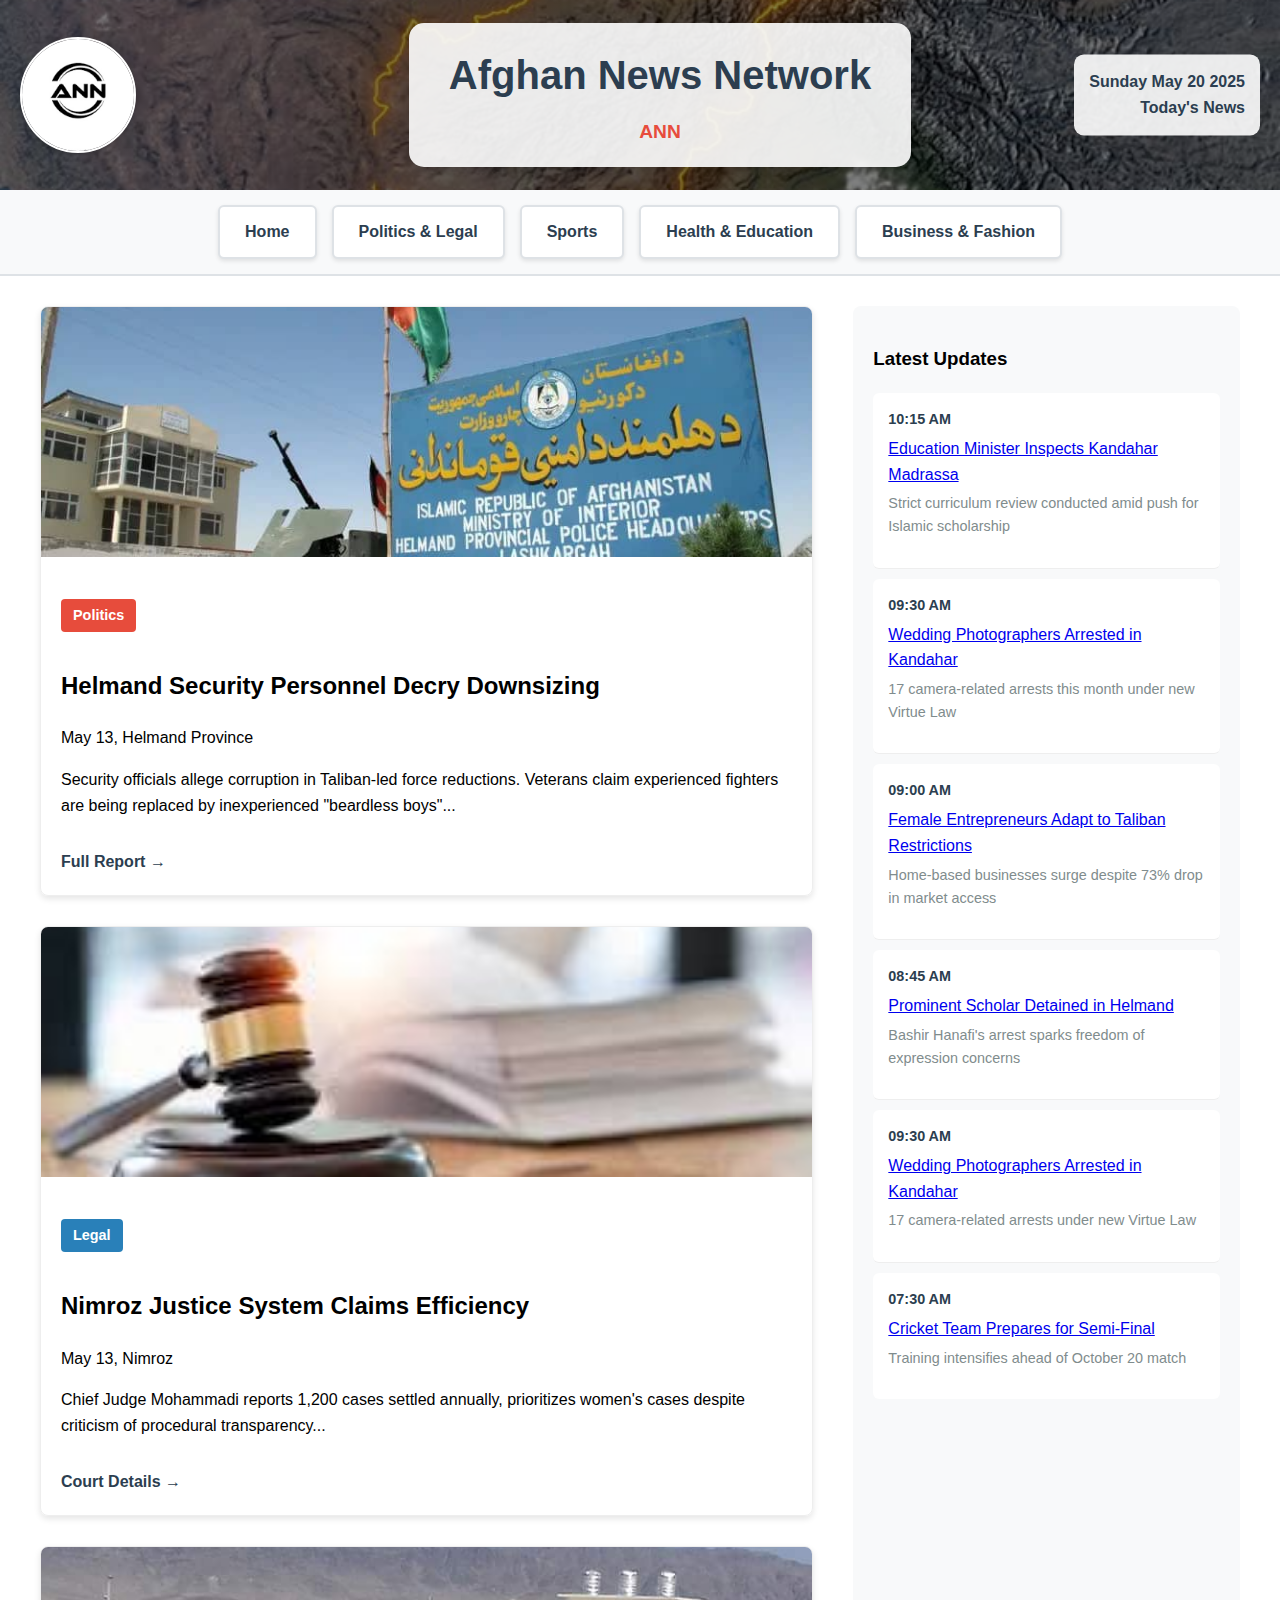
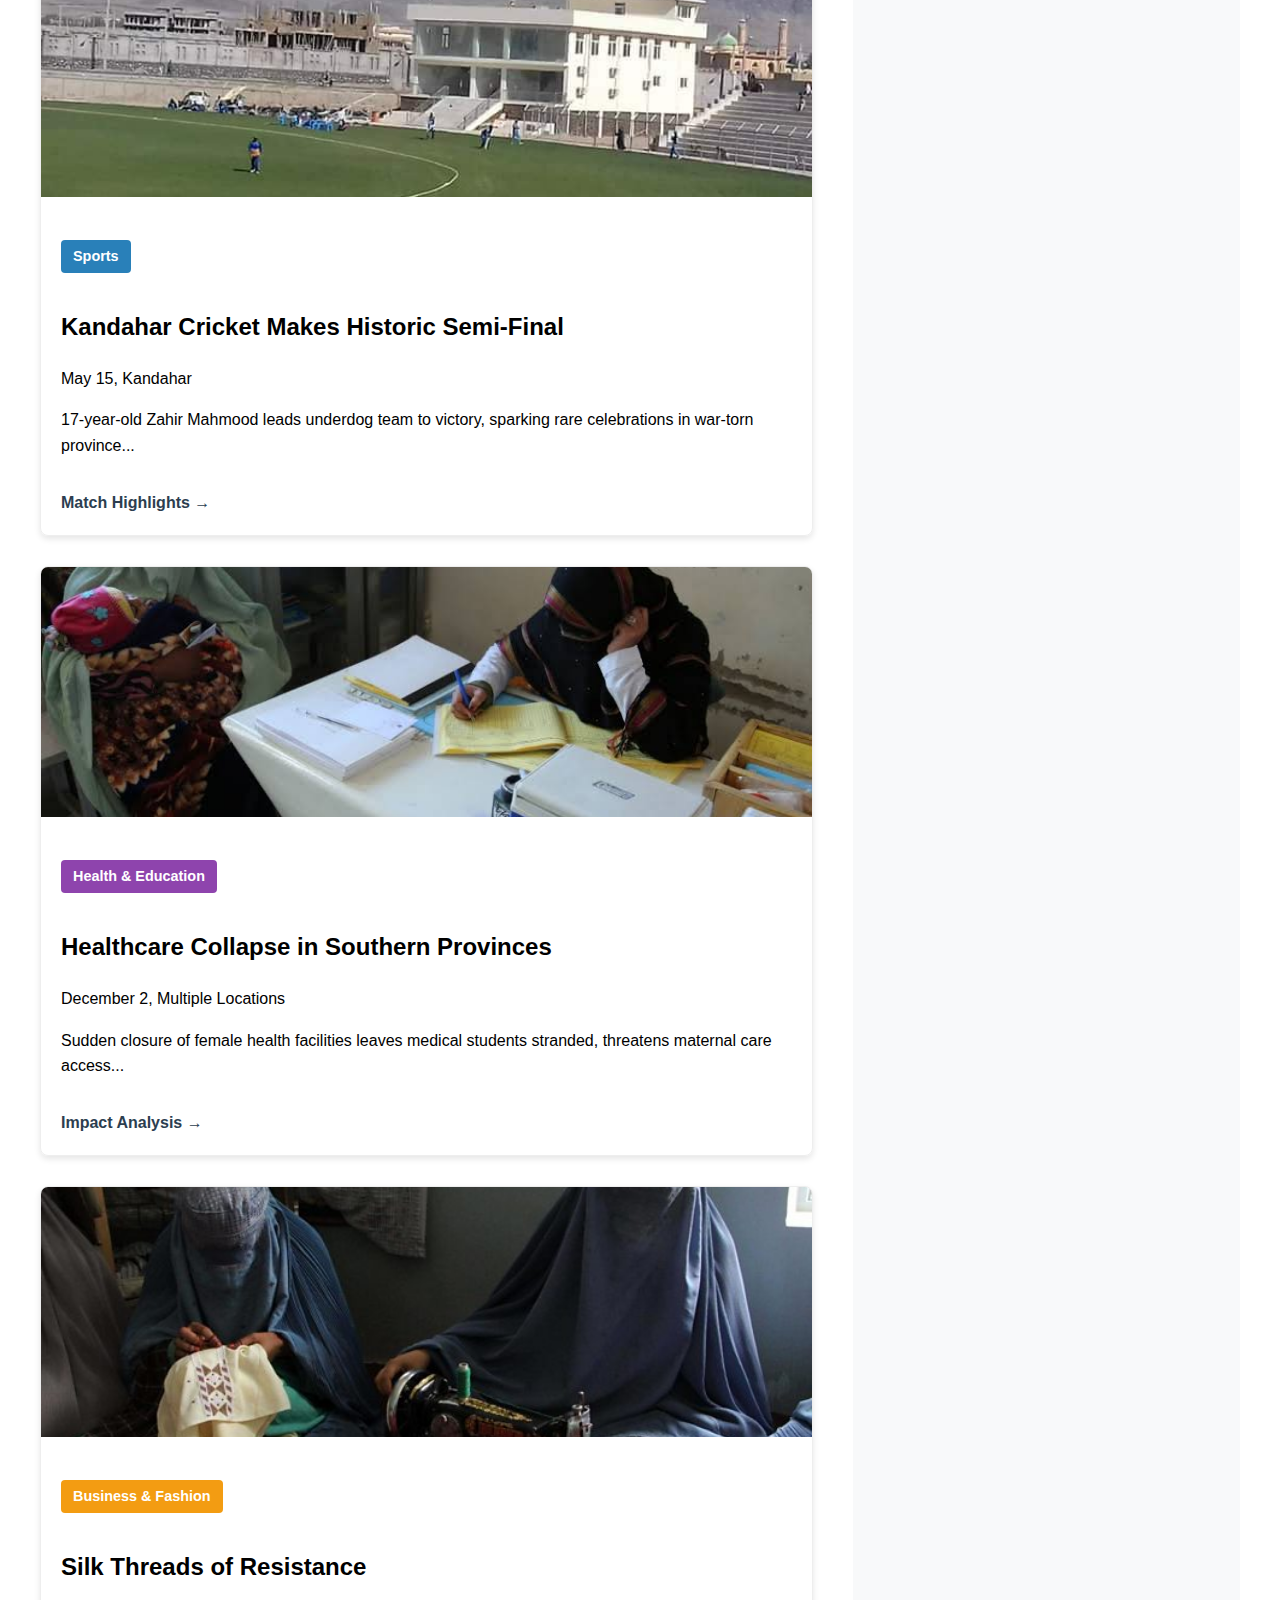
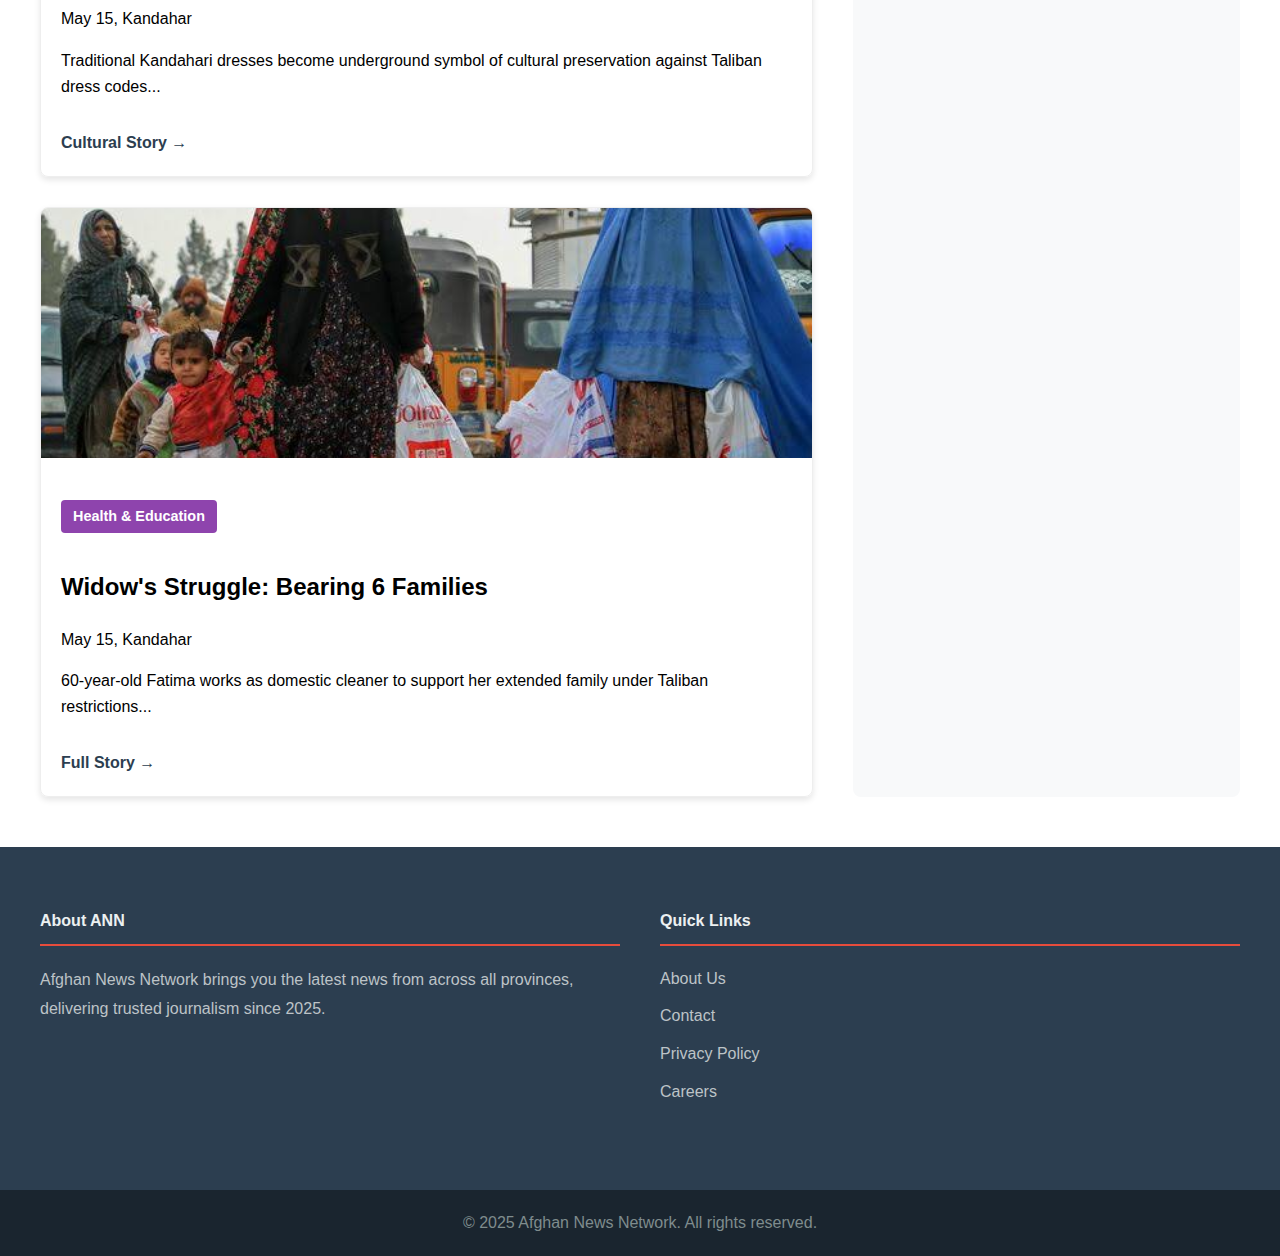
<file: index.html>
<!DOCTYPE html>
<html>
<head>
    <title>Afghan News Network</title>
    <link rel="stylesheet" href="styles.css">
</head>
<body>
   <!-- Header Section -->
<header class="main-header">
    <img src="images/ann-logo.png" alt="ANN Logo" class="logo">
    <div class="title-container">
        <div class="title-box">
            <h1>Afghan News Network</h1>
            <div class="ann">ANN</div>
        </div>
    </div>
    <div class="date-info">
        Sunday May 20 2025<br>
        Today's News
    </div>
</header>

    <nav>
        <a href="index.html">Home</a>
        <a href="politics-legal.html">Politics & Legal</a>
        <a href="sports.html">Sports</a>
        <a href="health-education.html">Health & Education</a>
        <a href="business-fashion.html">Business & Fashion</a>
        </nav>

    <!-- NEW CONTENT START -->
<main class="content-wrapper">
    <!-- Featured Stories Grid -->
    <section class="featured-stories">
        <!-- Politics & Legal -->
        <article class="featured-story">
            <img src="images/politics1.jpg" alt="Helmand Protest" class="story-image">
            <div class="story-content">
                <span class="story-category politics">Politics</span>
                <h2>Helmand Security Personnel Decry Downsizing</h2>
                <p class="meta">May 13, Helmand Province</p>
                <p>Security officials allege corruption in Taliban-led force reductions. Veterans claim experienced fighters are being replaced by inexperienced "beardless boys"...</p>
                <a href="politics-legal.html#downsizing" class="read-more">Full Report →</a>
            </div>
        </article>

        <!-- Legal System -->
        <article class="featured-story">
            <img src="images/legal1.jpg" alt="Courtroom" class="story-image">
            <div class="story-content">
                <span class="story-category legal">Legal</span>
                <h2>Nimroz Justice System Claims Efficiency</h2>
                <p class="meta">May 13, Nimroz</p>
                <p>Chief Judge Mohammadi reports 1,200 cases settled annually, prioritizes women's cases despite criticism of procedural transparency...</p>
                <a href="politics-legal.html#nimroz-court" class="read-more">Court Details →</a>
            </div>
        </article>

        <!-- Sports -->
        <article class="featured-story">
            <img src="images/sports1.jpg" alt="Cricket Match" class="story-image">
            <div class="story-content">
                <span class="story-category sports">Sports</span>
                <h2>Kandahar Cricket Makes Historic Semi-Final</h2>
                <p class="meta">May 15, Kandahar</p>
                <p>17-year-old Zahir Mahmood leads underdog team to victory, sparking rare celebrations in war-torn province...</p>
                <a href="sports.html#cricket" class="read-more">Match Highlights →</a>
            </div>
        </article>

        <!-- Health & Education -->
        <article class="featured-story">
            <img src="images/health1.jpg" alt="Closed Clinic" class="story-image">
            <div class="story-content">
                <span class="story-category health">Health & Education</span>
                <h2>Healthcare Collapse in Southern Provinces</h2>
                <p class="meta">December 2, Multiple Locations</p>
                <p>Sudden closure of female health facilities leaves medical students stranded, threatens maternal care access...</p>
                <a href="health-education.html#health-crisis" class="read-more">Impact Analysis →</a>
            </div>
        </article>

        <!-- Business & Fashion -->
        <article class="featured-story">
            <img src="images/fashion1.jpg" alt="Embroidery" class="story-image">
            <div class="story-content">
                <span class="story-category fashion">Business & Fashion</span>
                <h2>Silk Threads of Resistance</h2>
                <p class="meta">May 15, Kandahar</p>
                <p>Traditional Kandahari dresses become underground symbol of cultural preservation against Taliban dress codes...</p>
                <a href="business-fashion.html#fashion" class="read-more">Cultural Story →</a>
            </div>
        </article>
        <!-- Add AFTER existing Business & Fashion story -->
<article class="featured-story">
    <img src="images/widow-story.jpg" alt="Kandahar widow" class="story-image">
    <div class="story-content">
        <span class="story-category health">Health & Education</span>
        <h2>Widow's Struggle: Bearing 6 Families</h2>
        <p class="meta">May 15, Kandahar</p>
        <p>60-year-old Fatima works as domestic cleaner to support her extended family under Taliban restrictions...</p>
        <a href="health-education.html#widow" class="read-more">Full Story →</a>
    </div>
</article>
    </section>

    <!-- Latest Updates Sidebar -->
    <aside class="latest-updates">
        <h3>Latest Updates</h3>
        <ul class="update-list">
            <!-- Update existing entry to make it active -->
<li>
    <span class="update-time">10:15 AM</span>
    <a href="health-education.html#madrassa">Education Minister Inspects Kandahar Madrassa</a>
    <p class="update-excerpt">Strict curriculum review conducted amid push for Islamic scholarship</p>
</li>
            <li>
                <span class="update-time">09:30 AM</span>
<a href="politics-legal.html#photographers">Wedding Photographers Arrested in Kandahar</a>                <p class="update-excerpt">17 camera-related arrests this month under new Virtue Law</p>
            </li>
            <li>
                <span class="update-time">09:00 AM</span>
                <a href="business-fashion.html#business">Female Entrepreneurs Adapt to Taliban Restrictions</a>
                <p class="update-excerpt">Home-based businesses surge despite 73% drop in market access</p>
            </li>
            <li>
    <span class="update-time">08:45 AM</span>
    <a href="politics-legal.html#scholar-arrest">Prominent Scholar Detained in Helmand</a>
    <p class="update-excerpt">Bashir Hanafi's arrest sparks freedom of expression concerns</p>
            </li>
            <!-- Change existing entry to -->
<li>
    <span class="update-time">09:30 AM</span>
    <a href="politics-legal.html#photographers">Wedding Photographers Arrested in Kandahar</a>
    <p class="update-excerpt">17 camera-related arrests under new Virtue Law</p>
</li>
            <li>
                <span class="update-time">07:30 AM</span>
                <a href="sports.html#preparations">Cricket Team Prepares for Semi-Final</a>
                <p class="update-excerpt">Training intensifies ahead of October 20 match</p>
            </li>
        </ul>
    </aside>
</main>
<!-- Footer Section -->
<footer class="site-footer">
    <div class="footer-content">
        <div class="footer-section about">
            <h4>About ANN</h4>
            <p>Afghan News Network brings you the latest news from across all provinces, delivering trusted journalism since 2025.</p>
        </div>

        <div class="footer-section links">
            <h4>Quick Links</h4>
            <ul>
                <li><a href="about.html">About Us</a></li>
                <li><a href="contact.html">Contact</a></li>
                <li><a href="privacy.html">Privacy Policy</a></li>
                <li><a href="careers.html">Careers</a></li>
            </ul>
        </div>

        
    </div>

    <div class="footer-bottom">
        <p>© 2025 Afghan News Network. All rights reserved.</p>
    </div>
</footer>
</body>
</html>
</file>
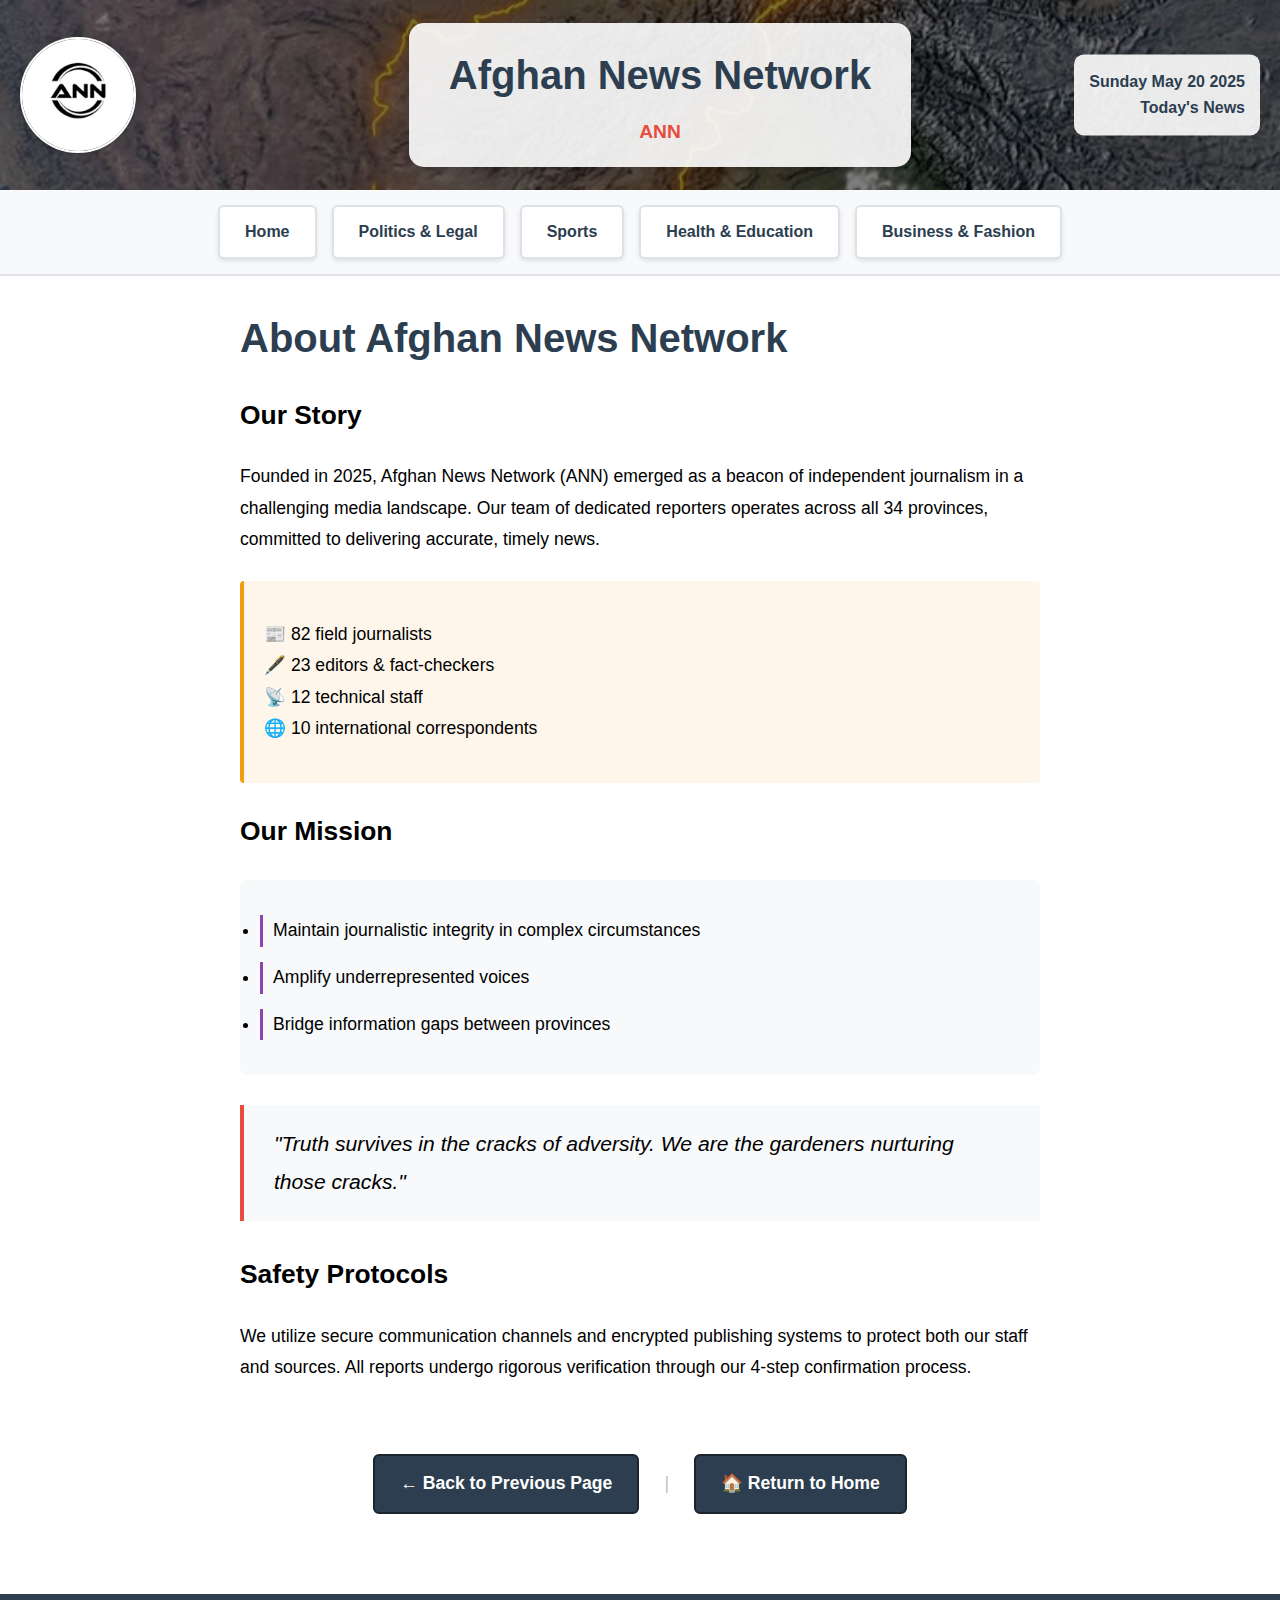
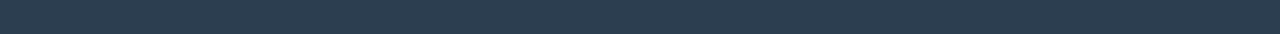
<file: about.html>
<!DOCTYPE html>
<html>
<head>
    <title>About Us - Afghan News Network</title>
    <link rel="stylesheet" href="styles.css">
</head>
<body>
    <header class="main-header">
        <img src="images/ann-logo.png" alt="ANN Logo" class="logo">
        <div class="title-container">
            <div class="title-box">
                <h1>Afghan News Network</h1>
                <div class="ann">ANN</div>
            </div>
        </div>
        <div class="date-info">
            Sunday May 20 2025<br>
            Today's News
        </div>
    </header>

    <nav>
        <a href="index.html">Home</a>
        <a href="politics-legal.html">Politics & Legal</a>
        <a href="sports.html">Sports</a>
        <a href="health-education.html">Health & Education</a>
        <a href="business-fashion.html">Business & Fashion</a>
    </nav>

    <main class="article-container">
        <article>
            <header class="article-header">
                <h1>About Afghan News Network</h1>
            </header>

            <div class="article-content">
                <div class="about-info">
                    <h2>Our Story</h2>
                    <p>Founded in 2025, Afghan News Network (ANN) emerged as a beacon of independent journalism in a challenging media landscape. Our team of dedicated reporters operates across all 34 provinces, committed to delivering accurate, timely news.</p>

                    <div class="stats-box">
                        <p>📰 82 field journalists<br>
                        🖋️ 23 editors & fact-checkers<br>
                        📡 12 technical staff<br>
                        🌐 10 international correspondents</p>
                    </div>

                    <h2>Our Mission</h2>
                    <ul class="crisis-list">
                        <li>Maintain journalistic integrity in complex circumstances</li>
                        <li>Amplify underrepresented voices</li>
                        <li>Bridge information gaps between provinces</li>
                    </ul>

                    <blockquote class="pull-quote">
                        "Truth survives in the cracks of adversity. We are the gardeners nurturing those cracks."
                    </blockquote>

                    <h2>Safety Protocols</h2>
                    <p>We utilize secure communication channels and encrypted publishing systems to protect both our staff and sources. All reports undergo rigorous verification through our 4-step confirmation process.</p>
                </div>

                <div class="back-button-container">
                    <a href="javascript:history.back()" class="back-button">← Back to Previous Page</a>
                    <span class="divider">|</span>
                    <a href="index.html" class="back-button">🏠 Return to Home</a>
                </div>
            </div>
        </article>
    </main>

    <footer class="site-footer">
        <!-- Same footer content as index.html -->
    </footer>
</body>
</html>
</file>
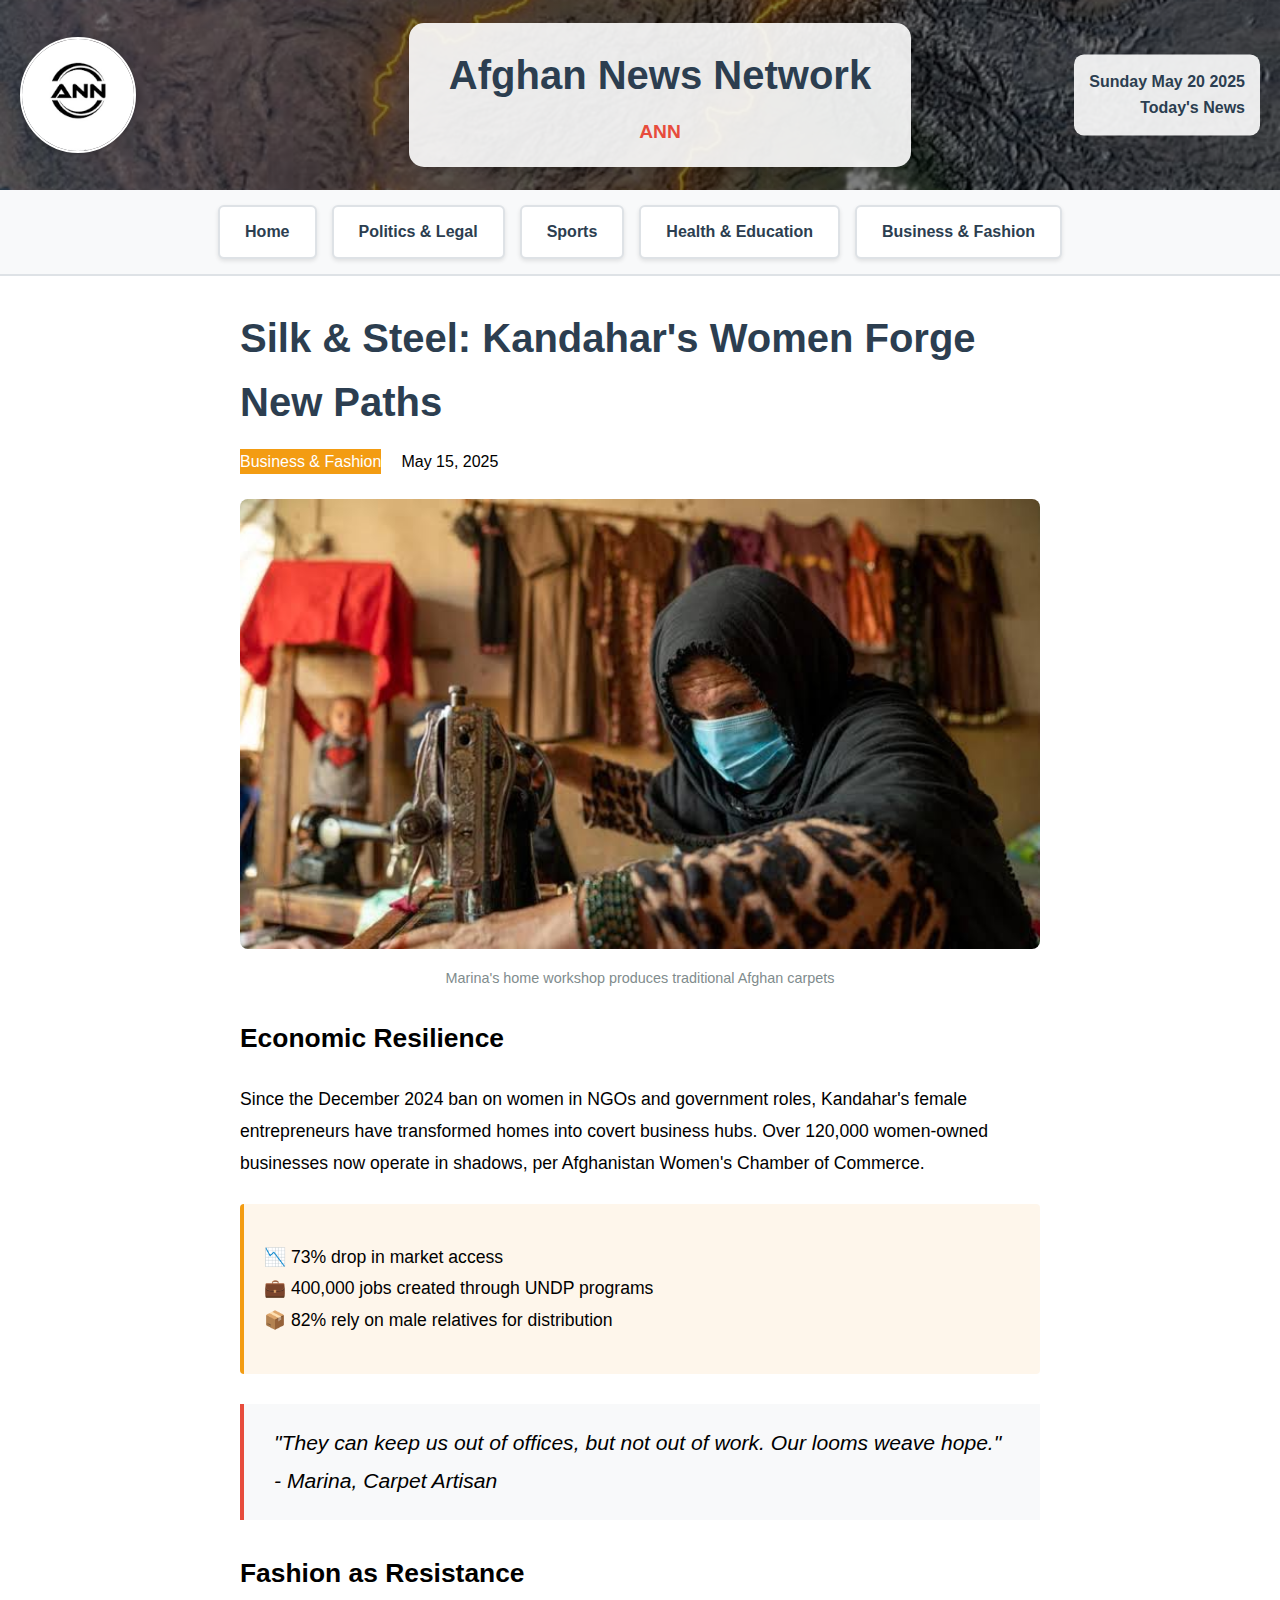
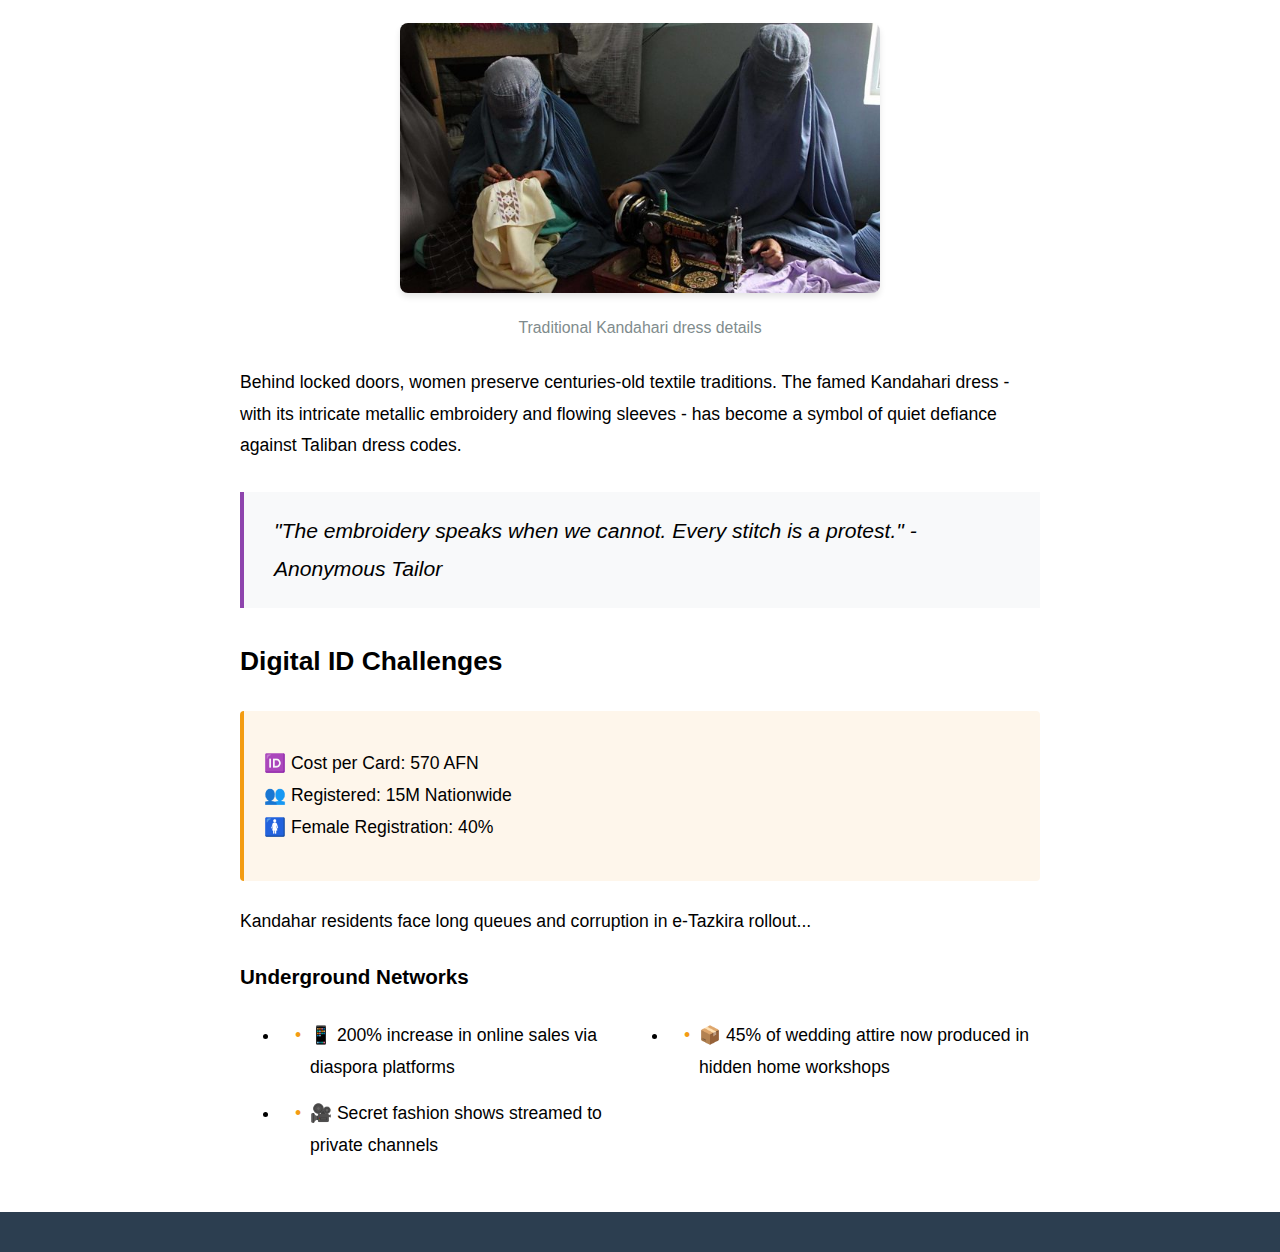
<file: business-fashion.html>
<!DOCTYPE html>
<html>
<head>
    <title>Business Resilience & Fashion Resistance - Afghan News Network</title>
    <link rel="stylesheet" href="styles.css">
</head>
<body>
    <header class="main-header">
        <img src="images/ann-logo.png" alt="ANN Logo" class="logo">
        <div class="title-container">
            <div class="title-box">
                <h1>Afghan News Network</h1>
                <div class="ann">ANN</div>
            </div>
        </div>
        <div class="date-info">
            Sunday May 20 2025<br>
            Today's News
        </div>
    </header>

    <nav>
        <a href="index.html">Home</a>
        <a href="politics-legal.html">Politics & Legal</a>
        <a href="sports.html">Sports</a>
        <a href="health-education.html">Health & Education</a>
        <a href="business-fashion.html">Business & Fashion</a>
    </nav>

    <main class="article-container">
        <article>
            <header class="article-header">
                <h1>Silk & Steel: Kandahar's Women Forge New Paths</h1>
                <div class="article-meta">
                    <span class="category fashion">Business & Fashion</span>
                    <span class="publish-date">May 15, 2025</span>
                </div>
            </header>

            <figure class="featured-image">
                <img src="images/business1.jpg" alt="Carpet Weaving">
                <figcaption>Marina's home workshop produces traditional Afghan carpets</figcaption>
            </figure>

            <div class="article-content">
                <h2>Economic Resilience</h2>
                <p>Since the December 2024 ban on women in NGOs and government roles, Kandahar's female entrepreneurs have transformed homes into covert business hubs. Over 120,000 women-owned businesses now operate in shadows, per Afghanistan Women's Chamber of Commerce.</p>

                <div class="stats-box">
                    <p>📉 73% drop in market access<br>
                    💼 400,000 jobs created through UNDP programs<br>
                    📦 82% rely on male relatives for distribution</p>
                </div>

                <blockquote class="pull-quote">
                    "They can keep us out of offices, but not out of work. Our looms weave hope."
                    <span>- Marina, Carpet Artisan</span>
                </blockquote>

                <h2>Fashion as Resistance</h2>
                <figure class="inline-image">
                    <img src="images/fashion1.jpg" alt="Embroidery Work">
                    <figcaption>Traditional Kandahari dress details</figcaption>
                </figure>

                <p>Behind locked doors, women preserve centuries-old textile traditions. The famed Kandahari dress - with its intricate metallic embroidery and flowing sleeves - has become a symbol of quiet defiance against Taliban dress codes.</p>

                <blockquote class="pull-quote resistance">
                    "The embroidery speaks when we cannot. Every stitch is a protest."
                    <span>- Anonymous Tailor</span>
                </blockquote>
                <h2>Digital ID Challenges</h2>
<div class="stats-box">
    <p>🆔 Cost per Card: 570 AFN<br>
    👥 Registered: 15M Nationwide<br>
    🚺 Female Registration: 40%</p>
</div>
<p>Kandahar residents face long queues and corruption in e-Tazkira rollout...</p>

                <h3>Underground Networks</h3>
                <ul class="resistance-list">
                    <li>📱 200% increase in online sales via diaspora platforms</li>
                    <li>🎥 Secret fashion shows streamed to private channels</li>
                    <li>📦 45% of wedding attire now produced in hidden home workshops</li>
                </ul>
            </div>
        </article>
    </main>

    <footer class="site-footer">
        <!-- Same footer content as index.html -->
    </footer>
</body>
</html>
</file>
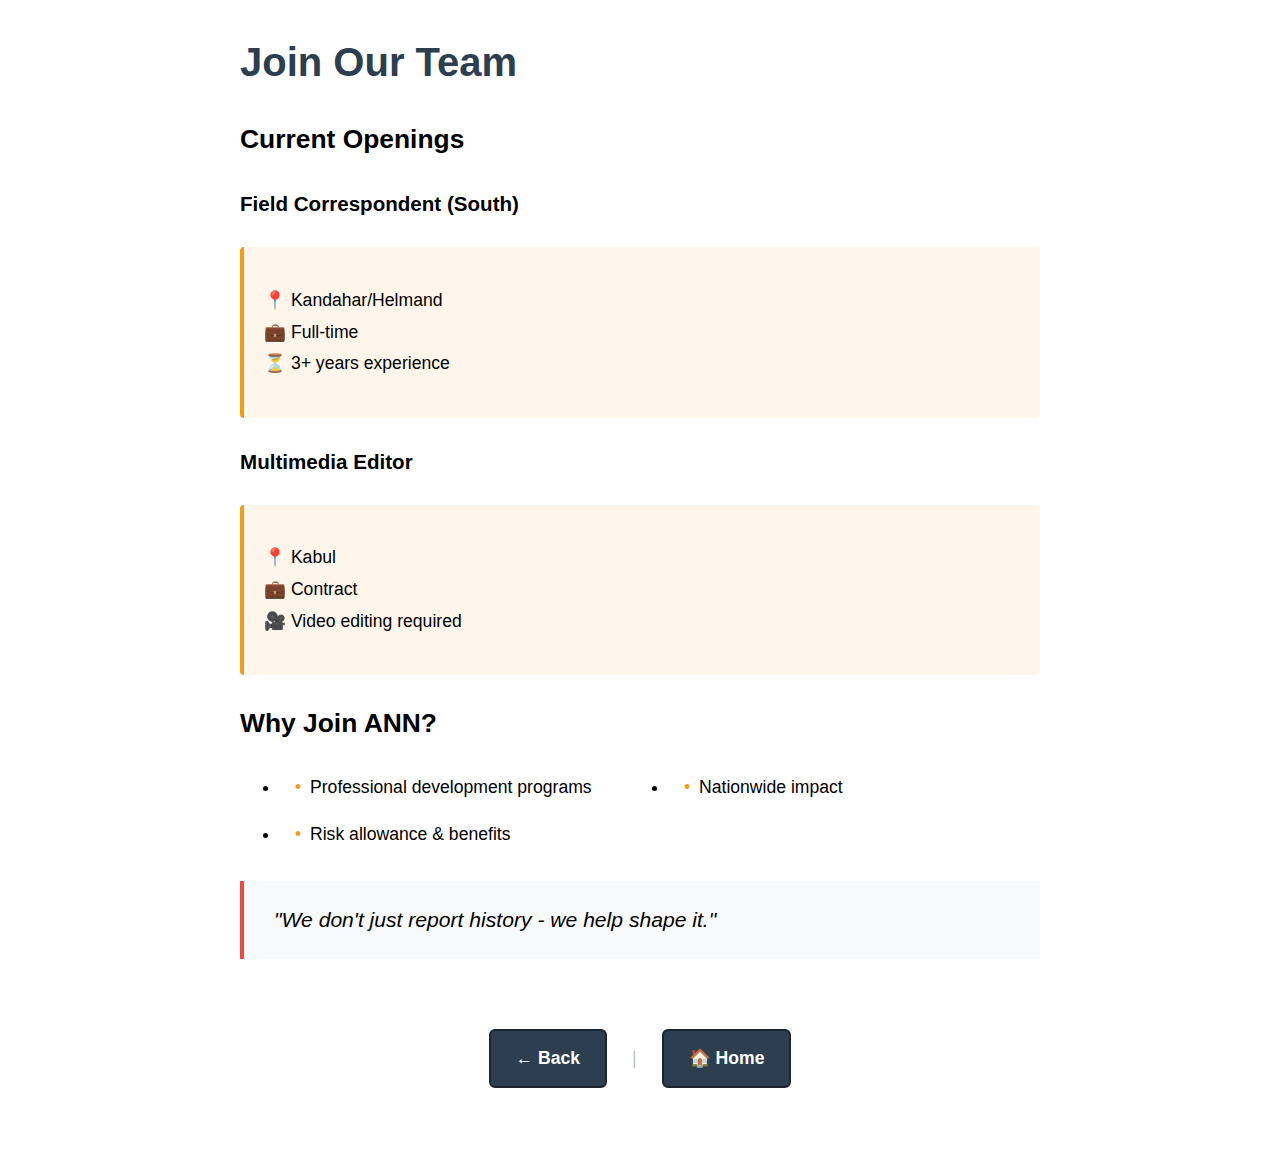
<file: careers.html>
<!DOCTYPE html>
<html>
<head>
    <title>Careers - Afghan News Network</title>
    <link rel="stylesheet" href="styles.css">
</head>
<body>
    <!-- Same header/navigation -->

    <main class="article-container">
        <article>
            <header class="article-header">
                <h1>Join Our Team</h1>
            </header>

            <div class="article-content">
                <div class="careers-info">
                    <h2>Current Openings</h2>
                    <div class="job-post">
                        <h3>Field Correspondent (South)</h3>
                        <div class="stats-box">
                            <p>📍 Kandahar/Helmand<br>
                            💼 Full-time<br>
                            ⏳ 3+ years experience</p>
                        </div>
                    </div>

                    <div class="job-post">
                        <h3>Multimedia Editor</h3>
                        <div class="stats-box">
                            <p>📍 Kabul<br>
                            💼 Contract<br>
                            🎥 Video editing required</p>
                        </div>
                    </div>

                    <h2>Why Join ANN?</h2>
                    <ul class="resistance-list">
                        <li>Professional development programs</li>
                        <li>Risk allowance & benefits</li>
                        <li>Nationwide impact</li>
                    </ul>

                    <blockquote class="pull-quote">
                        "We don't just report history - we help shape it."
                    </blockquote>
                </div>

                <div class="back-button-container">
                    <a href="javascript:history.back()" class="back-button">← Back</a>
                    <span class="divider">|</span>
                    <a href="index.html" class="back-button">🏠 Home</a>
                </div>
            </div>
        </article>
    </main>

    <!-- Same footer -->
</body>
</html>
</file>
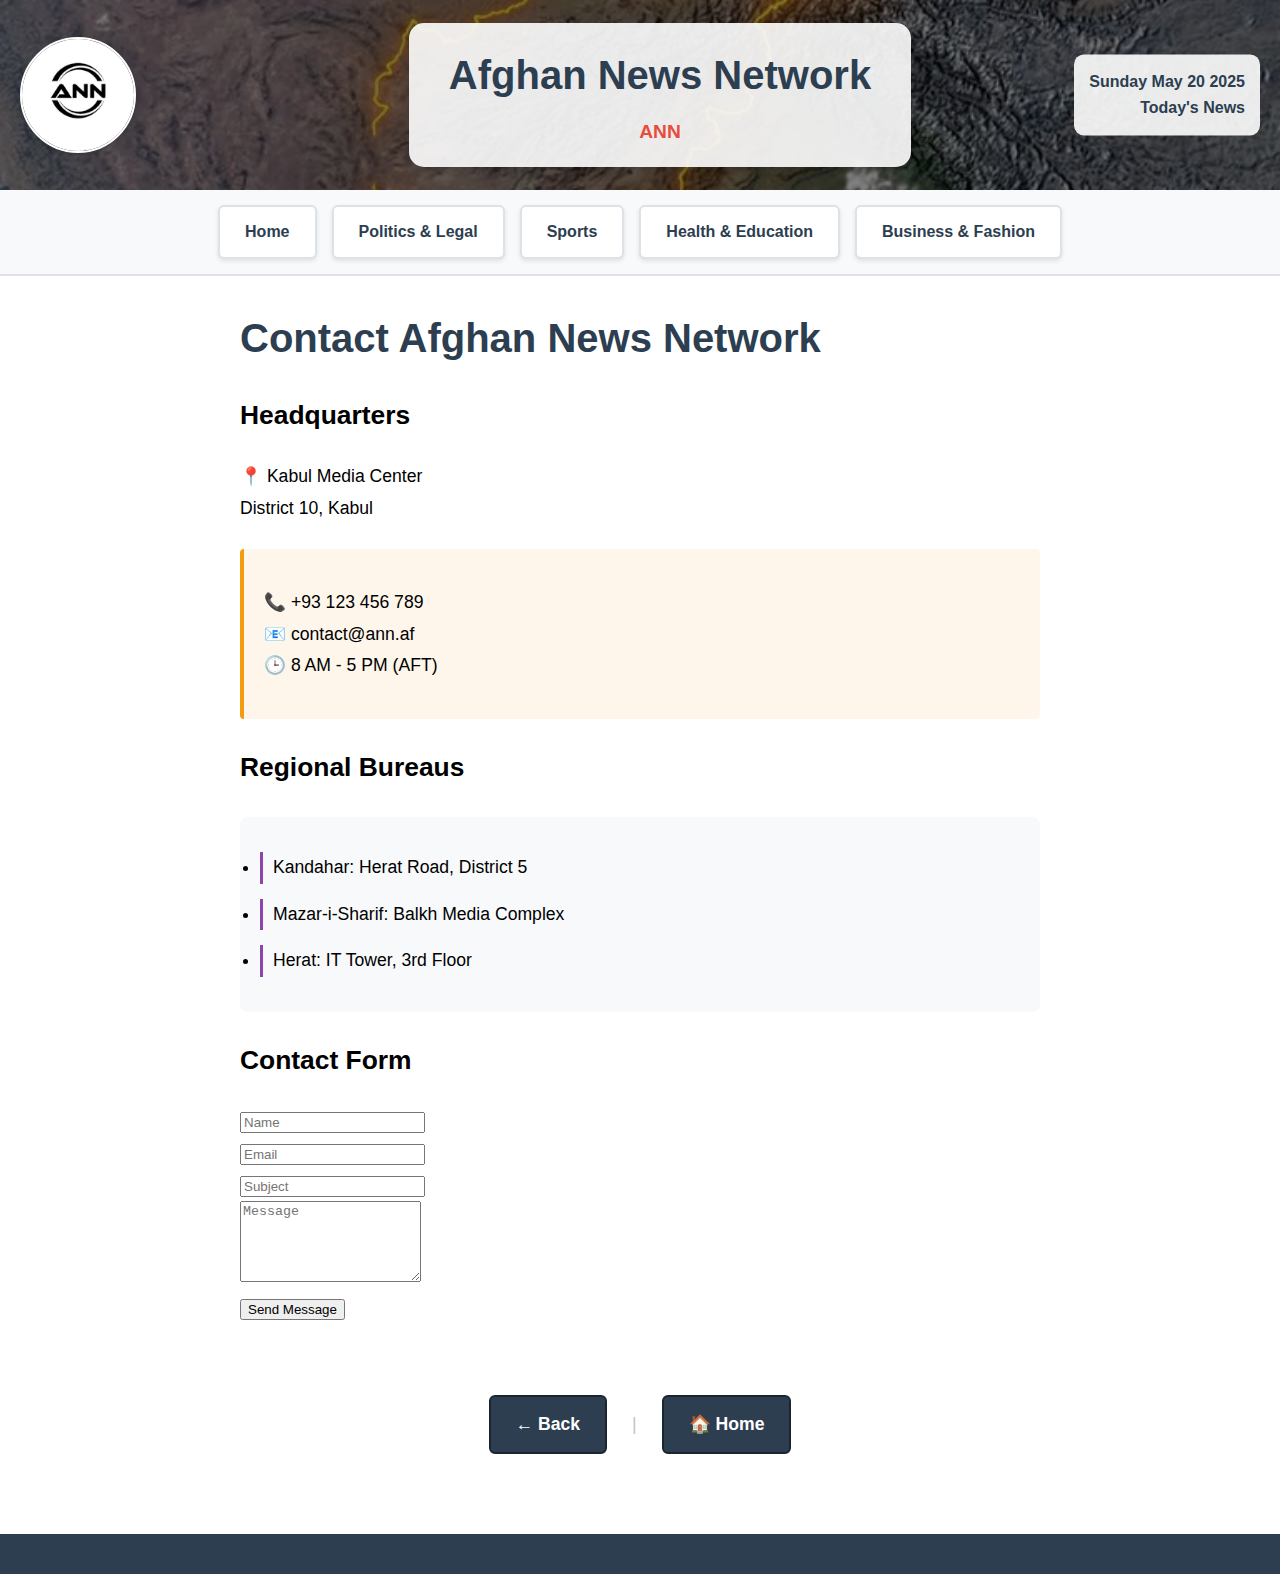
<file: contact.html>
<!DOCTYPE html>
<html>
<head>
    <title>Contact - Afghan News Network</title>
    <link rel="stylesheet" href="styles.css">
</head>
<body>
    <header class="main-header">
        <img src="images/ann-logo.png" alt="ANN Logo" class="logo">
        <div class="title-container">
            <div class="title-box">
                <h1>Afghan News Network</h1>
                <div class="ann">ANN</div>
            </div>
        </div>
        <div class="date-info">
            Sunday May 20 2025<br>
            Today's News
        </div>
    </header>

    <nav>
        <a href="index.html">Home</a>
        <a href="politics-legal.html">Politics & Legal</a>
        <a href="sports.html">Sports</a>
        <a href="health-education.html">Health & Education</a>
        <a href="business-fashion.html">Business & Fashion</a>
    </nav>

    <main class="article-container">
        <article>
            <header class="article-header">
                <h1>Contact Afghan News Network</h1>
            </header>

            <div class="article-content">
                <div class="contact-info">
                    <h2>Headquarters</h2>
                    <p>📍 Kabul Media Center<br>District 10, Kabul</p>
                    
                    <div class="stats-box">
                        <p>📞 +93 123 456 789<br>
                        📧 contact@ann.af<br>
                        🕒 8 AM - 5 PM (AFT)</p>
                    </div>

                    <h2>Regional Bureaus</h2>
                    <ul class="crisis-list">
                        <li>Kandahar: Herat Road, District 5</li>
                        <li>Mazar-i-Sharif: Balkh Media Complex</li>
                        <li>Herat: IT Tower, 3rd Floor</li>
                    </ul>

                    <h2>Contact Form</h2>
                    <form class="contact-form">
                        <div class="form-group">
                            <input type="text" placeholder="Name" required>
                        </div>
                        <div class="form-group">
                            <input type="email" placeholder="Email" required>
                        </div>
                        <div class="form-group">
                            <input type="text" placeholder="Subject">
                        </div>
                        <div class="form-group">
                            <textarea placeholder="Message" rows="5" required></textarea>
                        </div>
                        <button type="submit">Send Message</button>
                    </form>
                </div>

                <div class="back-button-container">
                    <a href="javascript:history.back()" class="back-button">← Back</a>
                    <span class="divider">|</span>
                    <a href="index.html" class="back-button">🏠 Home</a>
                </div>
            </div>
        </article>
    </main>

    <footer class="site-footer">
        <!-- Footer content from index.html -->
    </footer>
</body>
</html>
</file>
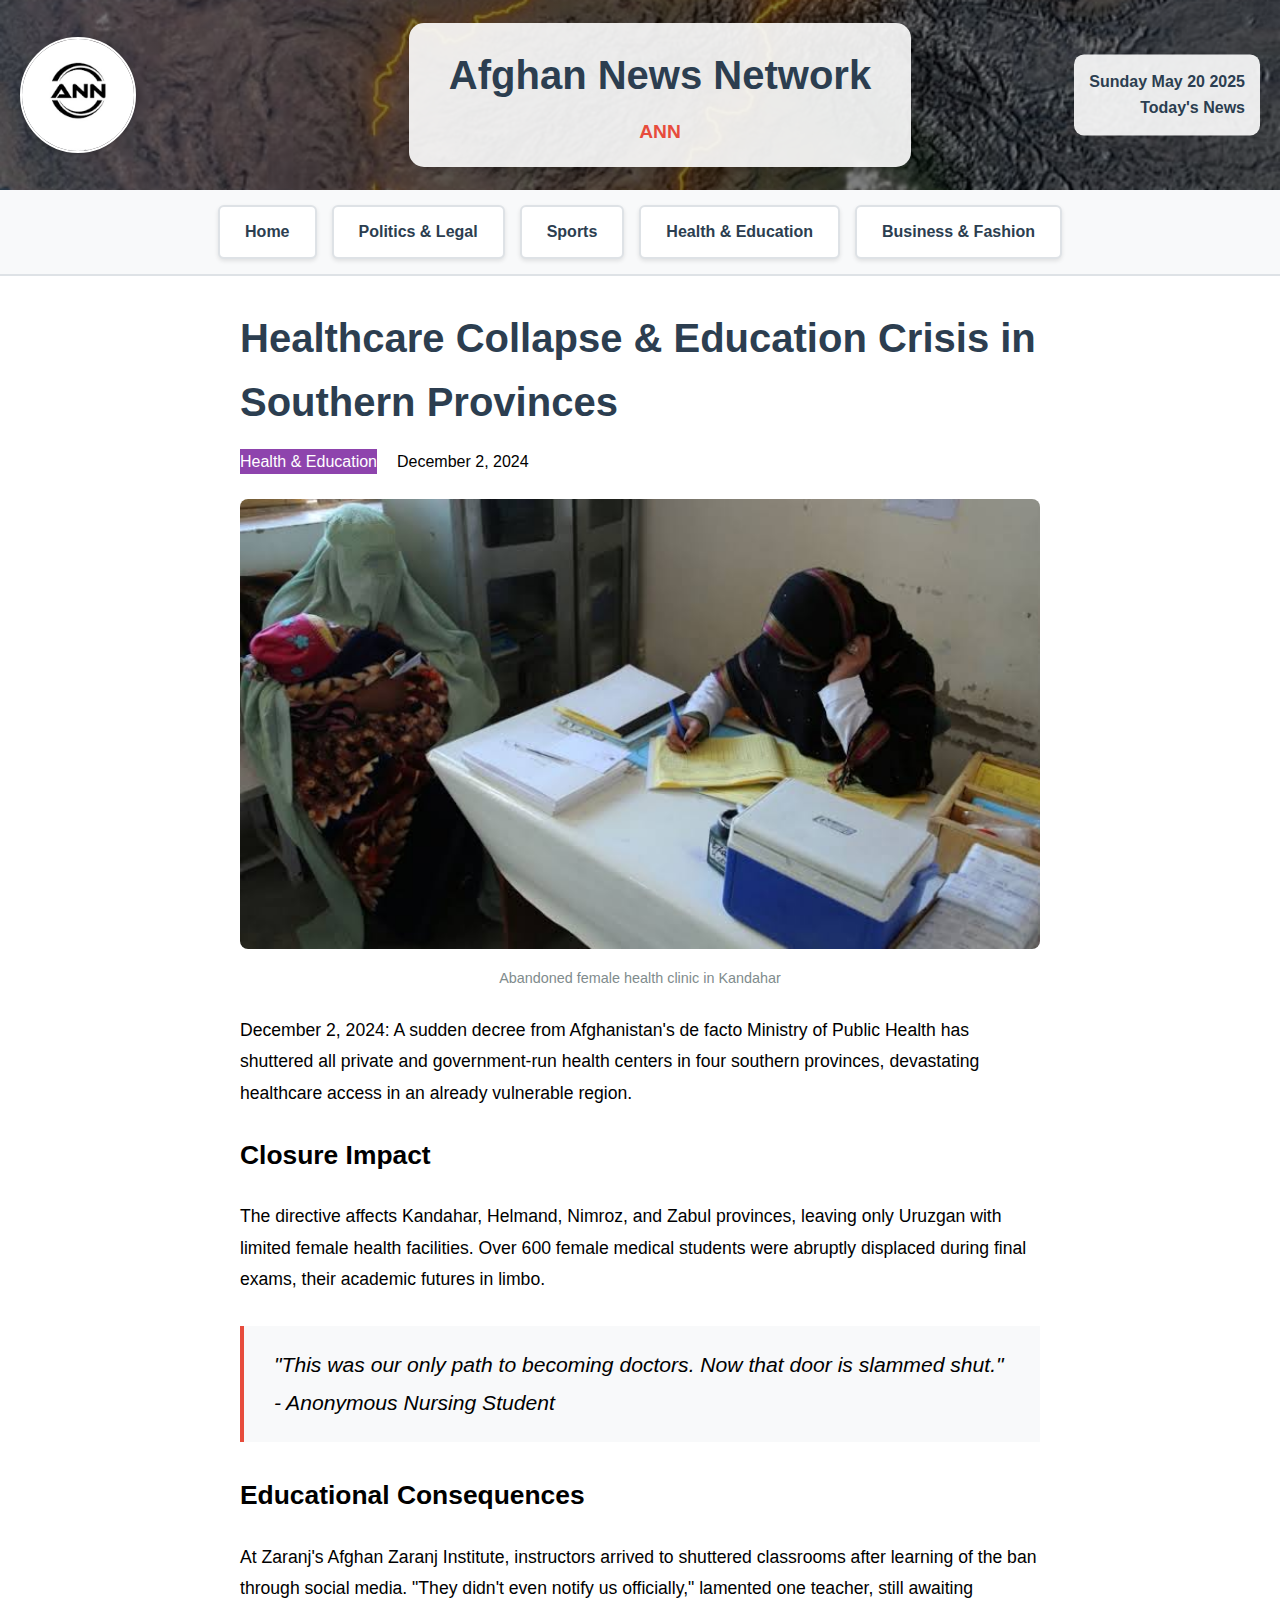
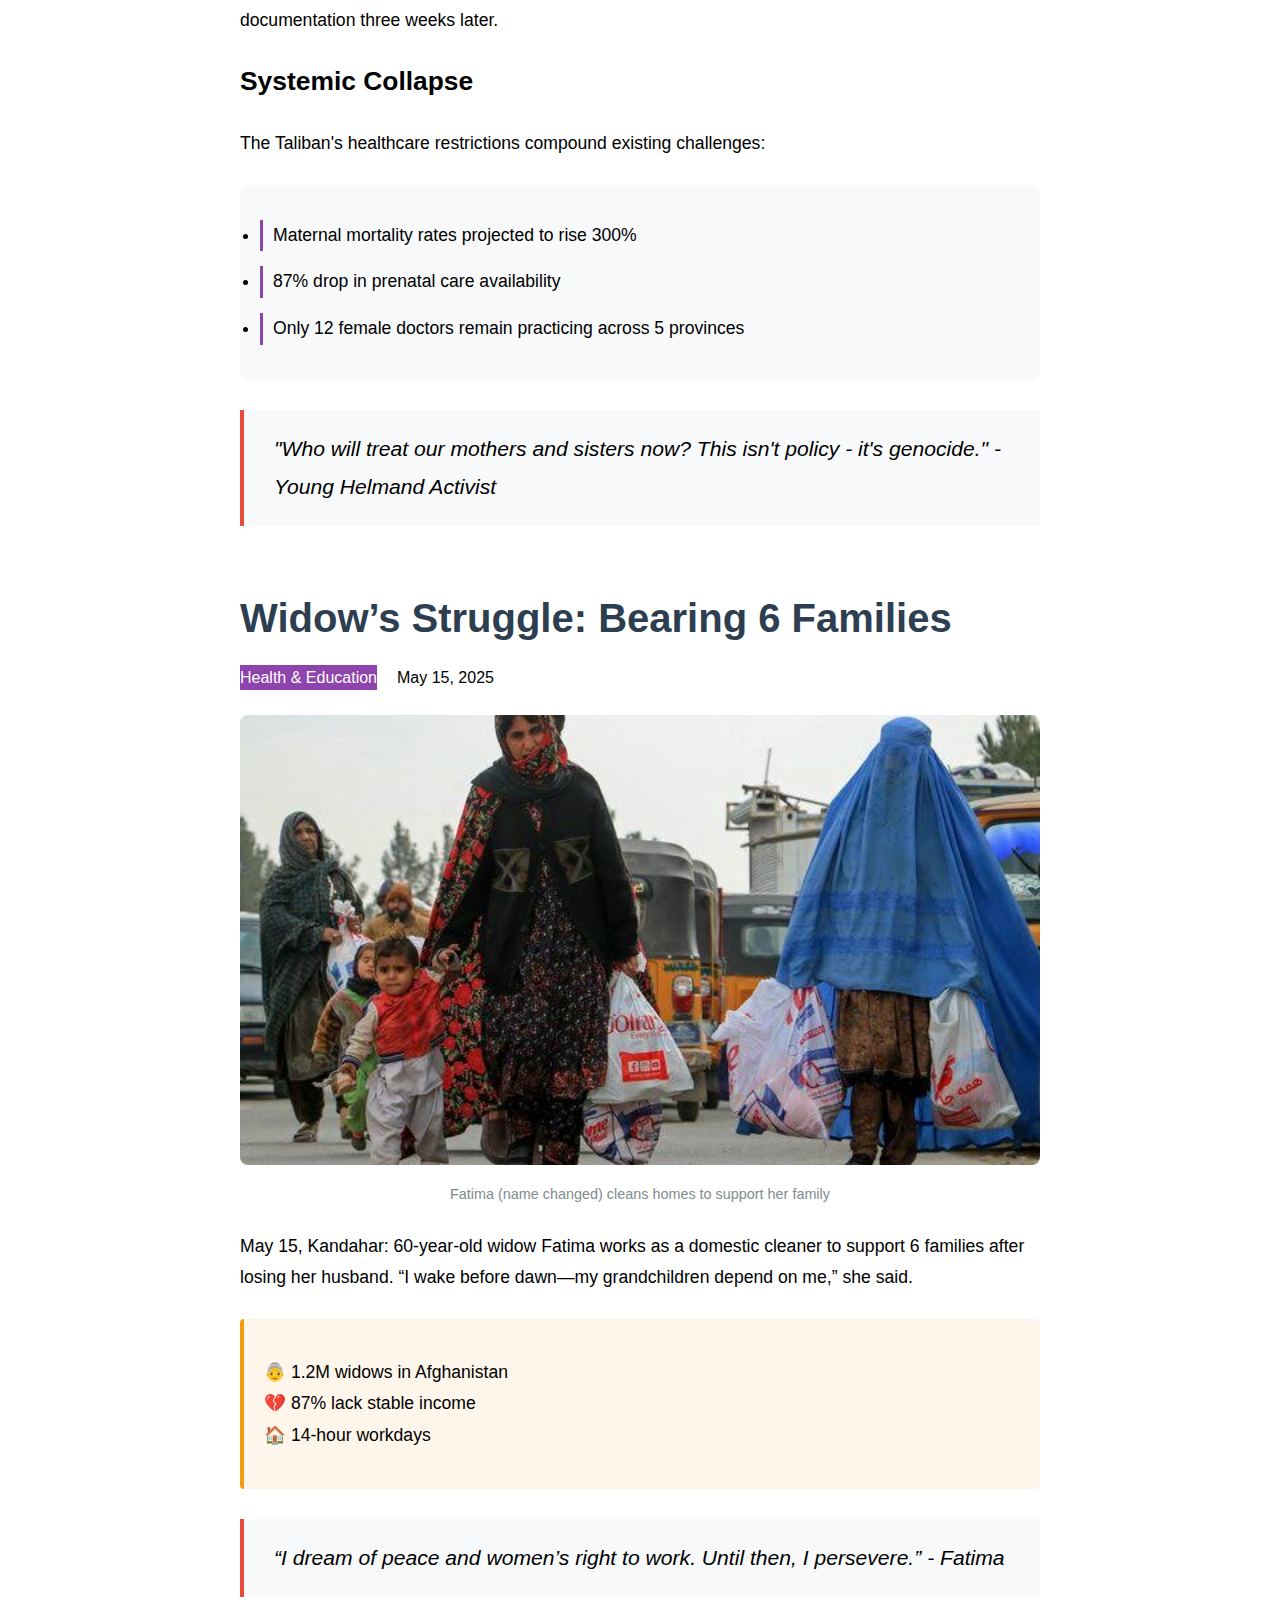
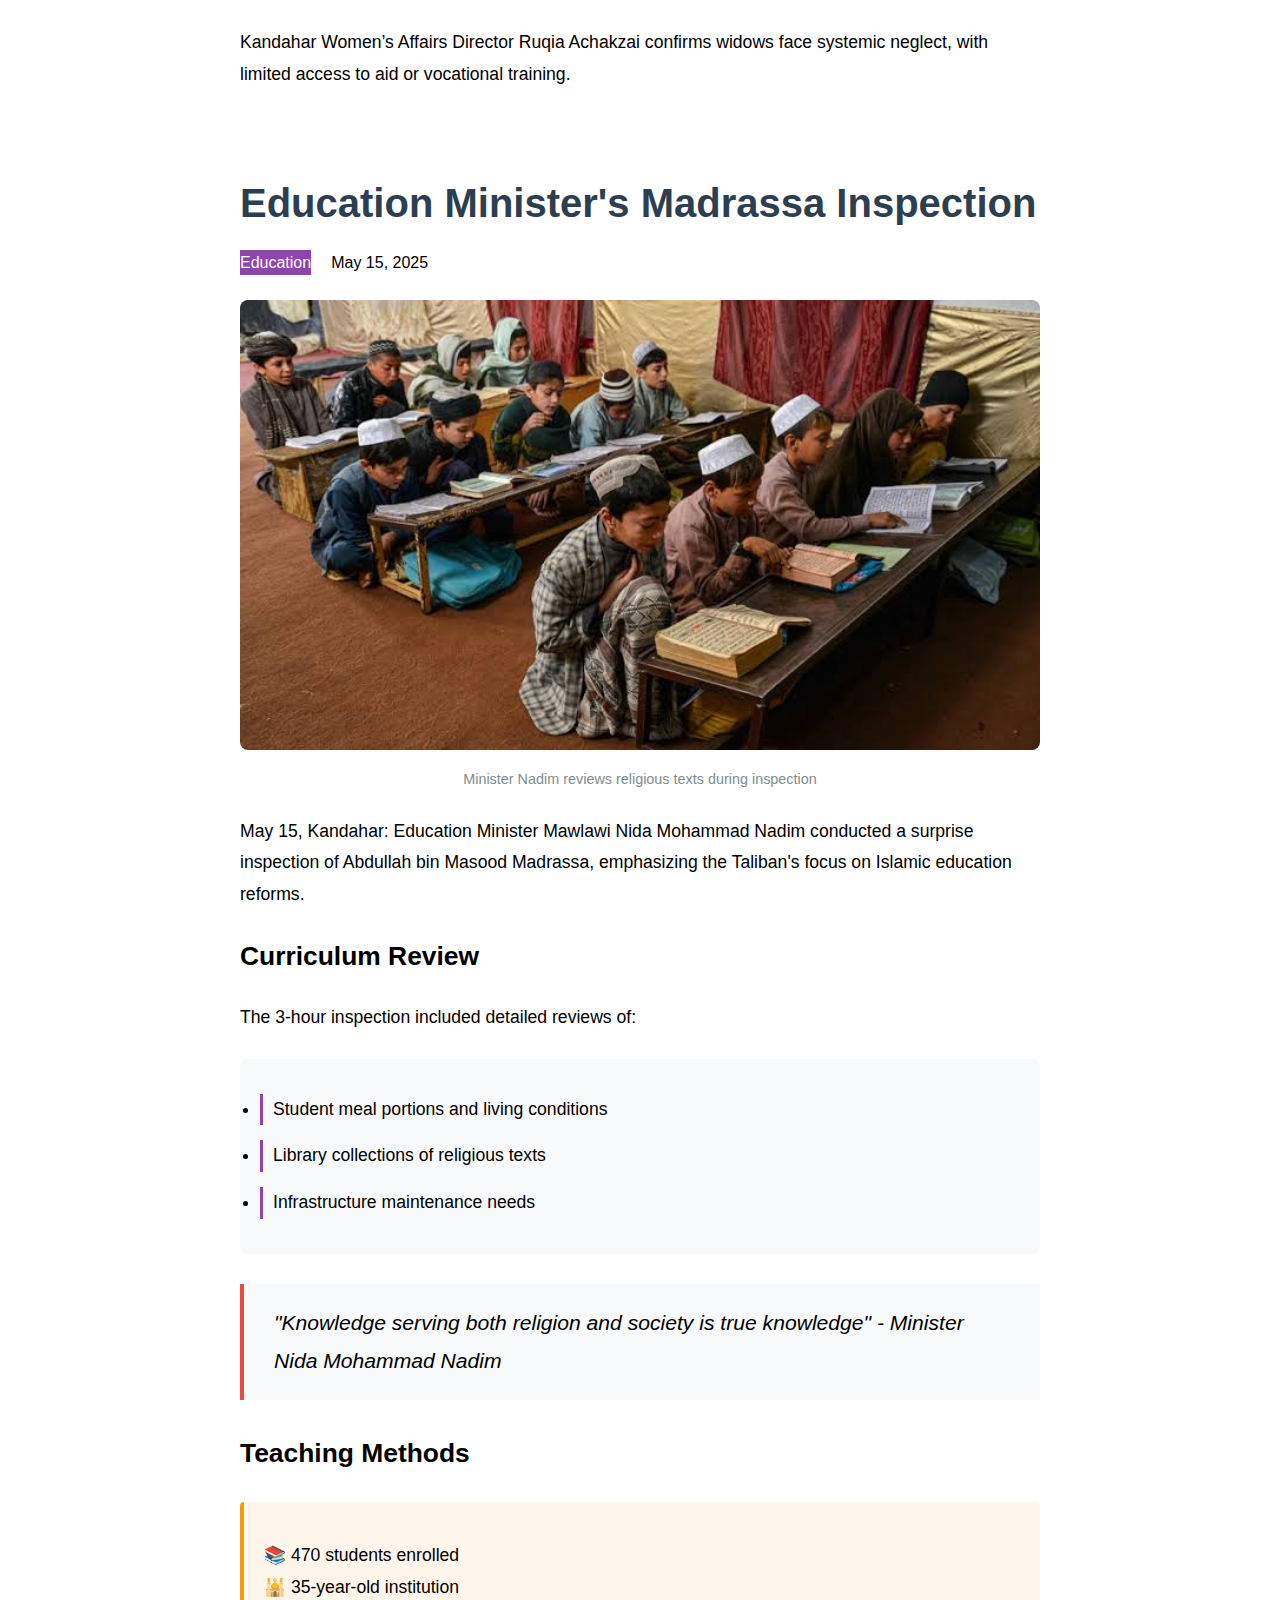
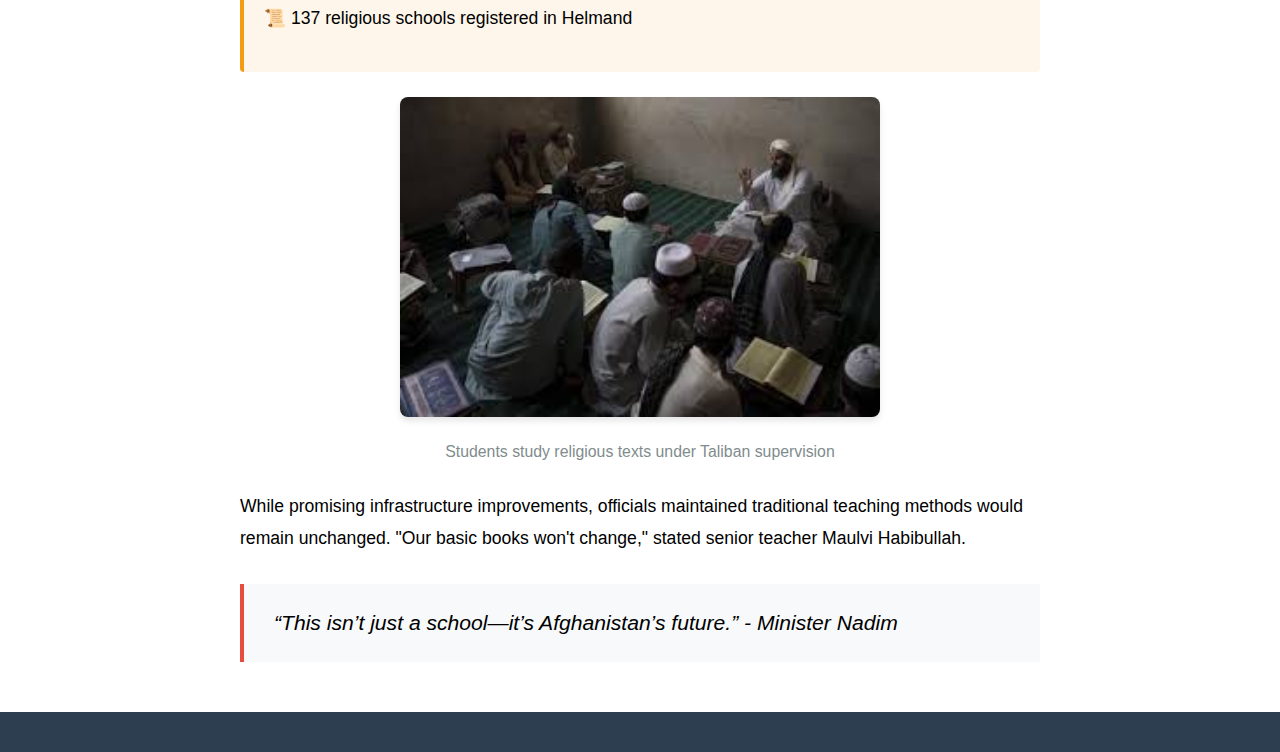
<file: health-education.html>
<!DOCTYPE html>
<html>
<head>
    <title>Healthcare Crisis in Southern Provinces - Afghan News Network</title>
    <link rel="stylesheet" href="styles.css">
</head>
<body>
    <header class="main-header">
        <img src="images/ann-logo.png" alt="ANN Logo" class="logo">
        <div class="title-container">
            <div class="title-box">
                <h1>Afghan News Network</h1>
                <div class="ann">ANN</div>
            </div>
        </div>
        <div class="date-info">
            Sunday May 20 2025<br>
            Today's News
        </div>
    </header>

    <nav>
        <a href="index.html">Home</a>
        <a href="politics-legal.html">Politics & Legal</a>
        <a href="sports.html">Sports</a>
        <a href="health-education.html">Health & Education</a>
        <a href="business-fashion.html">Business & Fashion</a>
    </nav>

    <main class="article-container">
        <!-- Healthcare Collapse Article -->
        <article>
            <header class="article-header">
                <h1>Healthcare Collapse & Education Crisis in Southern Provinces</h1>
                <div class="article-meta">
                    <span class="category health">Health & Education</span>
                    <span class="publish-date">December 2, 2024</span>
                </div>
            </header>
            <figure class="featured-image">
                <img src="images/health1.jpg" alt="Closed Clinic">
                <figcaption>Abandoned female health clinic in Kandahar</figcaption>
            </figure>
            <div class="article-content">
                <p>December 2, 2024: A sudden decree from Afghanistan's de facto Ministry of Public Health has shuttered all private and government-run health centers in four southern provinces, devastating healthcare access in an already vulnerable region.</p>
                <h2>Closure Impact</h2>
                <p>The directive affects Kandahar, Helmand, Nimroz, and Zabul provinces, leaving only Uruzgan with limited female health facilities. Over 600 female medical students were abruptly displaced during final exams, their academic futures in limbo.</p>
                <blockquote class="pull-quote">
                    "This was our only path to becoming doctors. Now that door is slammed shut."
                    <span>- Anonymous Nursing Student</span>
                </blockquote>
                <h2>Educational Consequences</h2>
                <p>At Zaranj's Afghan Zaranj Institute, instructors arrived to shuttered classrooms after learning of the ban through social media. "They didn't even notify us officially," lamented one teacher, still awaiting documentation three weeks later.</p>
                <h2>Systemic Collapse</h2>
                <p>The Taliban's healthcare restrictions compound existing challenges:</p>
                <ul class="crisis-list">
                    <li>Maternal mortality rates projected to rise 300%</li>
                    <li>87% drop in prenatal care availability</li>
                    <li>Only 12 female doctors remain practicing across 5 provinces</li>
                </ul>
                <blockquote class="pull-quote">
                    "Who will treat our mothers and sisters now? This isn't policy - it's genocide."
                    <span>- Young Helmand Activist</span>
                </blockquote>
            </div>
        </article>

        <!-- Widow's Struggle Article -->
        <article id="widow" style="margin-top: 60px;">
            <header class="article-header">
                <h1>Widow’s Struggle: Bearing 6 Families</h1>
                <div class="article-meta">
                    <span class="category health">Health & Education</span>
                    <span class="publish-date">May 15, 2025</span>
                </div>
            </header>
            <figure class="featured-image">
                <img src="images/widow-story.jpg" alt="Kandahar widow">
                <figcaption>Fatima (name changed) cleans homes to support her family</figcaption>
            </figure>
            <div class="article-content">
                <p>May 15, Kandahar: 60-year-old widow Fatima works as a domestic cleaner to support 6 families after losing her husband. “I wake before dawn—my grandchildren depend on me,” she said.</p>
                <div class="stats-box">
                    <p>👵 1.2M widows in Afghanistan<br>
                    💔 87% lack stable income<br>
                    🏠 14-hour workdays</p>
                </div>
                <blockquote class="pull-quote">
                    “I dream of peace and women’s right to work. Until then, I persevere.”
                    <span>- Fatima</span>
                </blockquote>
                <p>Kandahar Women’s Affairs Director Ruqia Achakzai confirms widows face systemic neglect, with limited access to aid or vocational training.</p>
            </div>
        </article>

        <!-- Madrassa Inspection Article -->
        <article id="madrassa" style="margin-top: 80px;">
            <header class="article-header">
                <h1>Education Minister's Madrassa Inspection</h1>
                <div class="article-meta">
                    <span class="category health">Education</span>
                    <span class="publish-date">May 15, 2025</span>
                </div>
            </header>
            <figure class="featured-image">
                <img src="images/madrassa1.jpg" alt="Madrassa Inspection">
                <figcaption>Minister Nadim reviews religious texts during inspection</figcaption>
            </figure>
            <div class="article-content">
                <p>May 15, Kandahar: Education Minister Mawlawi Nida Mohammad Nadim conducted a surprise inspection of Abdullah bin Masood Madrassa, emphasizing the Taliban's focus on Islamic education reforms.</p>
                <h2>Curriculum Review</h2>
                <p>The 3-hour inspection included detailed reviews of:</p>
                <ul class="crisis-list">
                    <li>Student meal portions and living conditions</li>
                    <li>Library collections of religious texts</li>
                    <li>Infrastructure maintenance needs</li>
                </ul>
                <blockquote class="pull-quote">
                    "Knowledge serving both religion and society is true knowledge"
                    <span>- Minister Nida Mohammad Nadim</span>
                </blockquote>
                <h2>Teaching Methods</h2>
                <div class="stats-box">
                    <p>📚 470 students enrolled<br>
                    🕌 35-year-old institution<br>
                    📜 137 religious schools registered in Helmand</p>
                </div>
                <figure class="inline-image">
                    <img src="images/madrassa2.jpg" alt="Madrassa Classroom">
                    <figcaption>Students study religious texts under Taliban supervision</figcaption>
                </figure>
                <p>While promising infrastructure improvements, officials maintained traditional teaching methods would remain unchanged. "Our basic books won't change," stated senior teacher Maulvi Habibullah.</p>
                <blockquote class="pull-quote">
                    “This isn’t just a school—it’s Afghanistan’s future.”
                    <span>- Minister Nadim</span>
                </blockquote>
            </div>
        </article>
    </main>

    <footer class="site-footer">
        <!-- Same footer as index.html -->
    </footer>
</body>
</html>
</file>
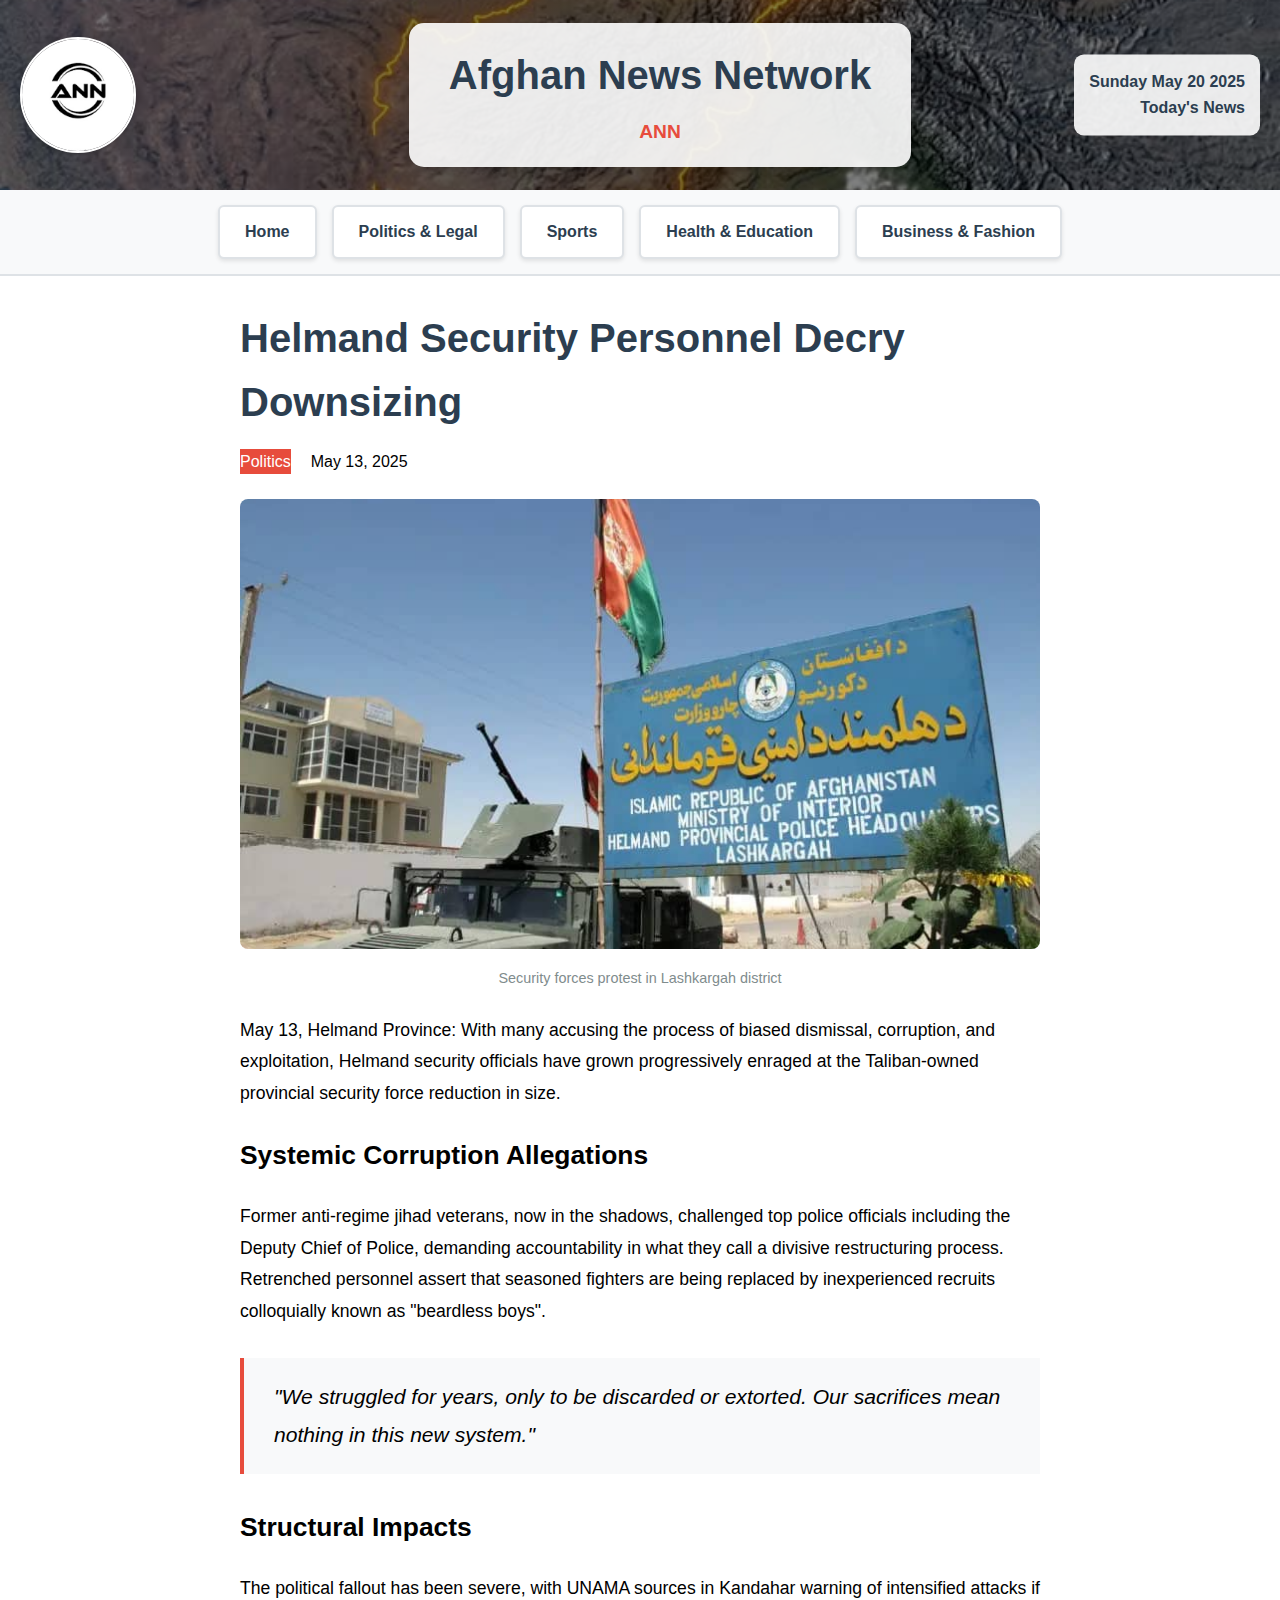
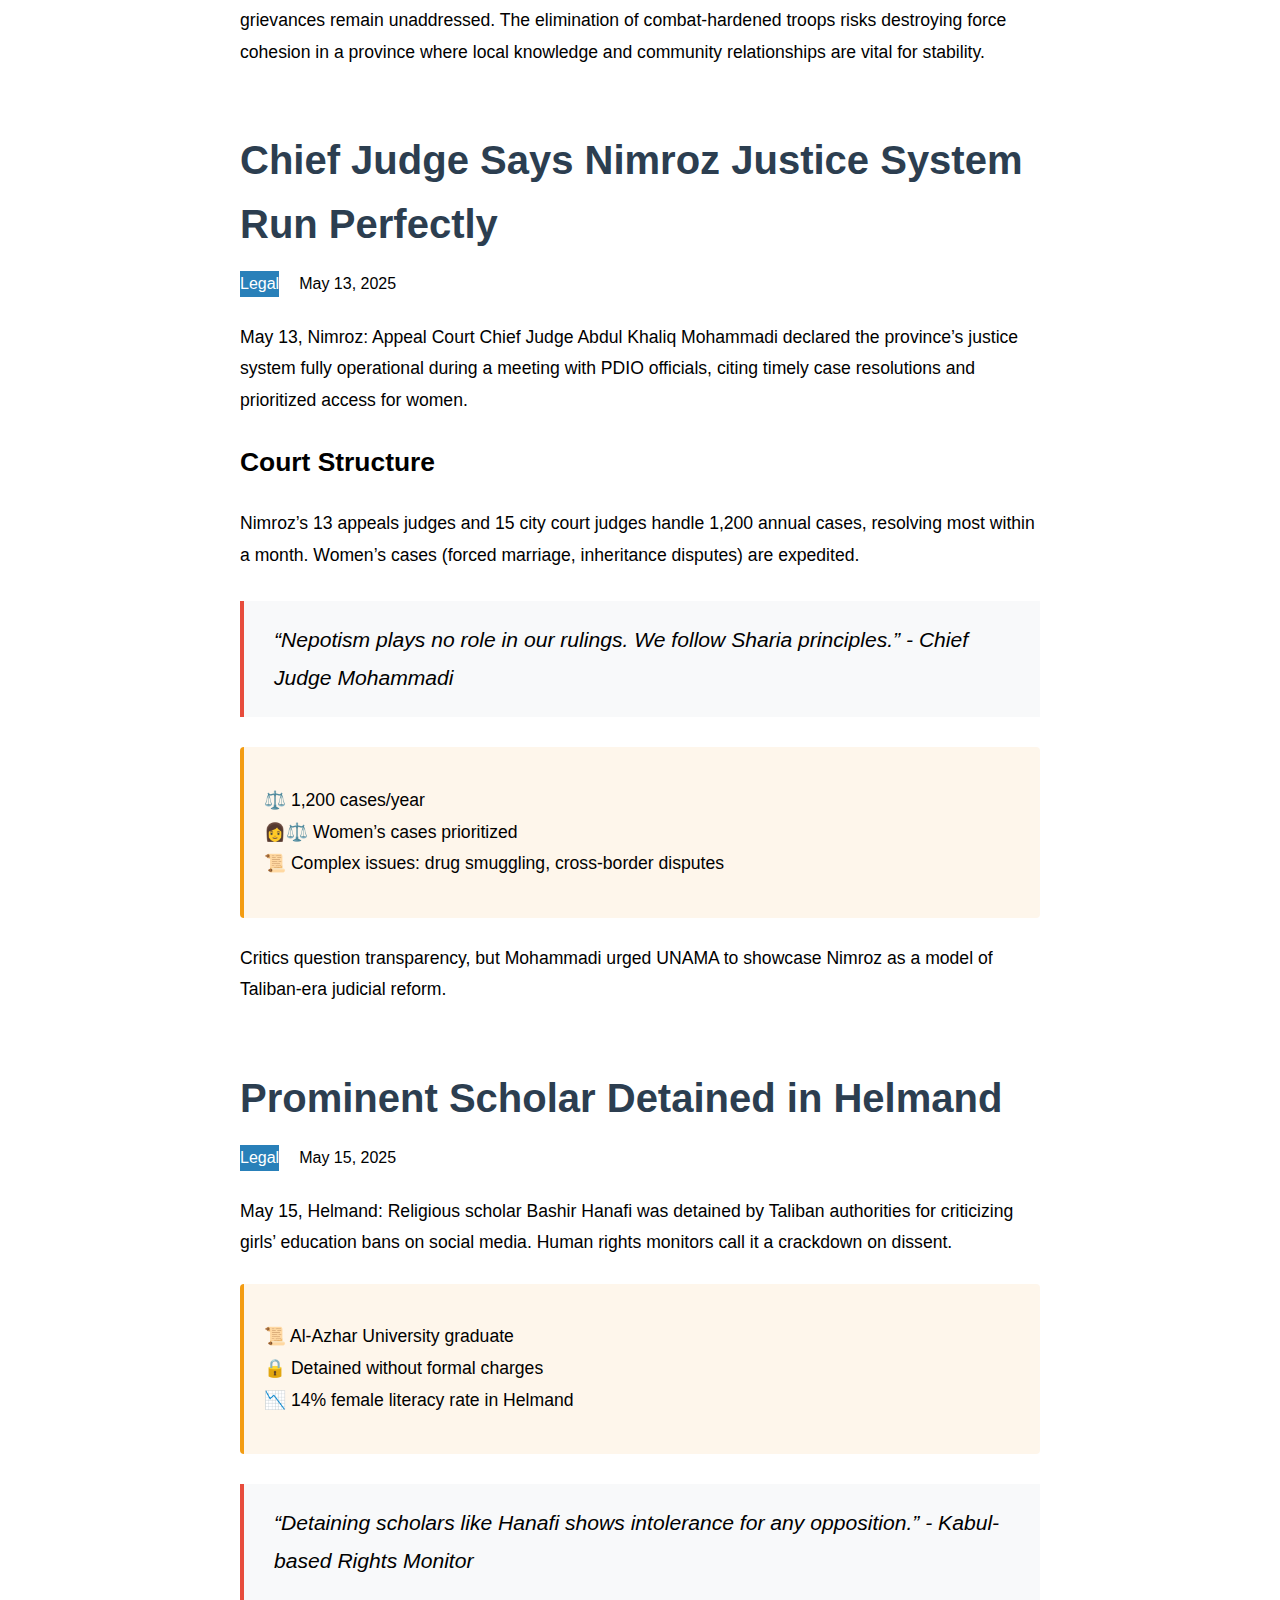
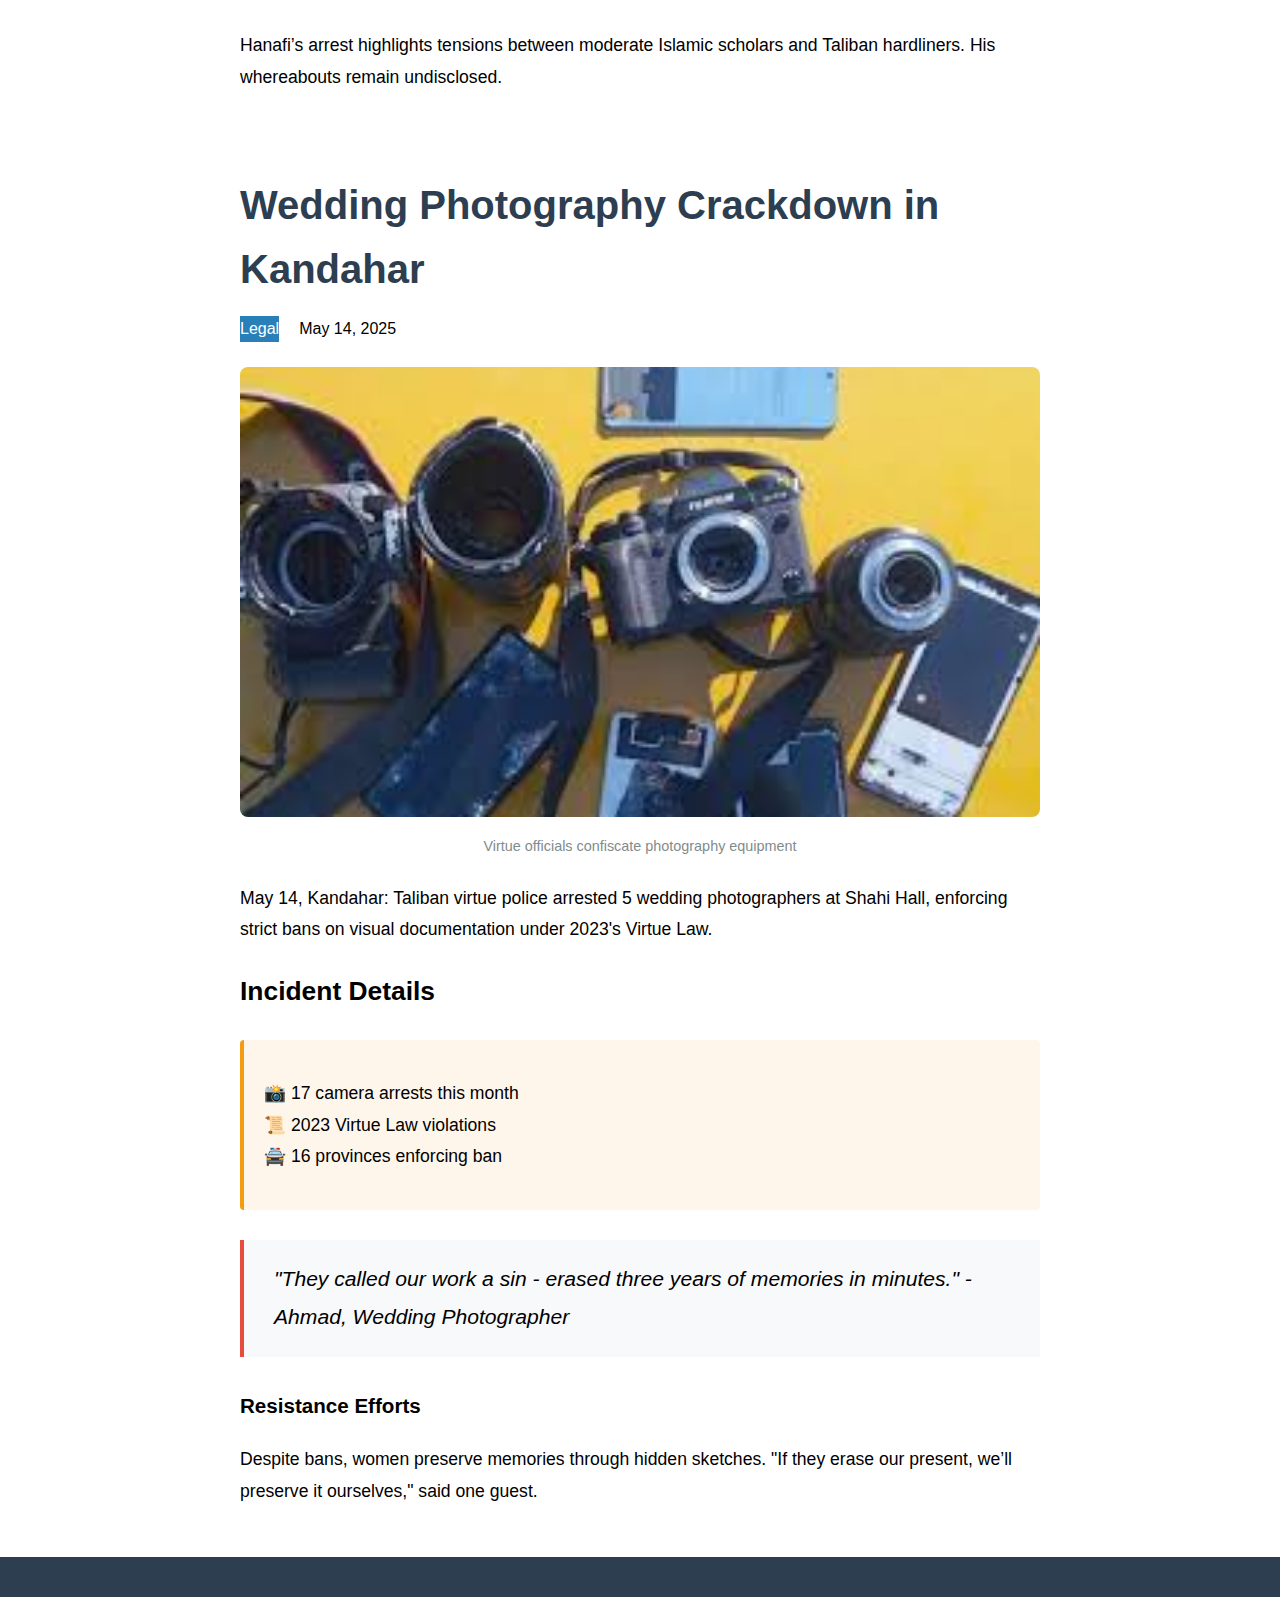
<file: politics-legal.html>
<!DOCTYPE html>
<html>
<head>
    <title>Politics & Legal News - Afghan News Network</title>
    <link rel="stylesheet" href="styles.css">
</head>
<body>
    <header class="main-header">
        <img src="images/ann-logo.png" alt="ANN Logo" class="logo">
        <div class="title-container">
            <div class="title-box">
                <h1>Afghan News Network</h1>
                <div class="ann">ANN</div>
            </div>
        </div>
        <div class="date-info">
            Sunday May 20 2025<br>
            Today's News
        </div>
    </header>

    <nav>
        <a href="index.html">Home</a>
        <a href="politics-legal.html">Politics & Legal</a>
        <a href="sports.html">Sports</a>
        <a href="health-education.html">Health & Education</a>
        <a href="business-fashion.html">Business & Fashion</a>
    </nav>

    <main class="article-container">
        <article>
            <header class="article-header">
                <h1>Helmand Security Personnel Decry Downsizing</h1>
                <div class="article-meta">
                    <span class="category politics">Politics</span>
                    <span class="publish-date">May 13, 2025</span>
                </div>
            </header>

            <figure class="featured-image">
                <img src="images/politics1.jpg" alt="Helmand Protest">
                <figcaption>Security forces protest in Lashkargah district</figcaption>
            </figure>

            <div class="article-content">
                <p>May 13, Helmand Province: With many accusing the process of biased dismissal, corruption, and exploitation, Helmand security officials have grown progressively enraged at the Taliban-owned provincial security force reduction in size.</p>
                
                <h2>Systemic Corruption Allegations</h2>
                <p>Former anti-regime jihad veterans, now in the shadows, challenged top police officials including the Deputy Chief of Police, demanding accountability in what they call a divisive restructuring process. Retrenched personnel assert that seasoned fighters are being replaced by inexperienced recruits colloquially known as "beardless boys".</p>

                <blockquote class="pull-quote">
                    "We struggled for years, only to be discarded or extorted. Our sacrifices mean nothing in this new system."
                </blockquote>

                <h2>Structural Impacts</h2>
                <p>The political fallout has been severe, with UNAMA sources in Kandahar warning of intensified attacks if grievances remain unaddressed. The elimination of combat-hardened troops risks destroying force cohesion in a province where local knowledge and community relationships are vital for stability.</p>
            </div>
        </article>

        <!-- Nimroz Court Efficiency Article -->
        <article id="nimroz-court" style="margin-top: 60px;">
            <header class="article-header">
                <h1>Chief Judge Says Nimroz Justice System Run Perfectly</h1>
                <div class="article-meta">
                    <span class="category legal">Legal</span>
                    <span class="publish-date">May 13, 2025</span>
                </div>
            </header>
            <div class="article-content">
                <p>May 13, Nimroz: Appeal Court Chief Judge Abdul Khaliq Mohammadi declared the province’s justice system fully operational during a meeting with PDIO officials, citing timely case resolutions and prioritized access for women.</p>
                <h2>Court Structure</h2>
                <p>Nimroz’s 13 appeals judges and 15 city court judges handle 1,200 annual cases, resolving most within a month. Women’s cases (forced marriage, inheritance disputes) are expedited.</p>
                <blockquote class="pull-quote">
                    “Nepotism plays no role in our rulings. We follow Sharia principles.”
                    <span>- Chief Judge Mohammadi</span>
                </blockquote>
                <div class="stats-box">
                    <p>⚖️ 1,200 cases/year<br>
                    👩⚖️ Women’s cases prioritized<br>
                    📜 Complex issues: drug smuggling, cross-border disputes</p>
                </div>
                <p>Critics question transparency, but Mohammadi urged UNAMA to showcase Nimroz as a model of Taliban-era judicial reform.</p>
            </div>
        </article>

        <!-- Scholar Arrest Article -->
        <article id="scholar-arrest" style="margin-top: 60px;">
            <header class="article-header">
                <h1>Prominent Scholar Detained in Helmand</h1>
                <div class="article-meta">
                    <span class="category legal">Legal</span>
                    <span class="publish-date">May 15, 2025</span>
                </div>
            </header>
            <div class="article-content">
                <p>May 15, Helmand: Religious scholar Bashir Hanafi was detained by Taliban authorities for criticizing girls’ education bans on social media. Human rights monitors call it a crackdown on dissent.</p>
                <div class="stats-box">
                    <p>📜 Al-Azhar University graduate<br>
                    🔒 Detained without formal charges<br>
                    📉 14% female literacy rate in Helmand</p>
                </div>
                <blockquote class="pull-quote">
                    “Detaining scholars like Hanafi shows intolerance for any opposition.”
                    <span>- Kabul-based Rights Monitor</span>
                </blockquote>
                <p>Hanafi’s arrest highlights tensions between moderate Islamic scholars and Taliban hardliners. His whereabouts remain undisclosed.</p>
            </div>
        </article>

        <!-- Wedding Photography Crackdown -->
        <article style="margin-top: 80px;" id="photographers">
            <header class="article-header">
                <h1>Wedding Photography Crackdown in Kandahar</h1>
                <div class="article-meta">
                    <span class="category legal">Legal</span>
                    <span class="publish-date">May 14, 2025</span>
                </div>
            </header>
            <figure class="featured-image">
                <img src="images/arrest1.png" alt="Camera Confiscation">
                <figcaption>Virtue officials confiscate photography equipment</figcaption>
            </figure>
            <div class="article-content">
                <p>May 14, Kandahar: Taliban virtue police arrested 5 wedding photographers at Shahi Hall, enforcing strict bans on visual documentation under 2023's Virtue Law.</p>
                <h2>Incident Details</h2>
                <div class="stats-box">
                    <p>📸 17 camera arrests this month<br>
                    📜 2023 Virtue Law violations<br>
                    🚔 16 provinces enforcing ban</p>
                </div>
                <blockquote class="pull-quote">
                    "They called our work a sin - erased three years of memories in minutes."
                    <span>- Ahmad, Wedding Photographer</span>
                </blockquote>
                <h3>Resistance Efforts</h3>
                <p>Despite bans, women preserve memories through hidden sketches. "If they erase our present, we’ll preserve it ourselves," said one guest.</p>
            </div>
        </article>
    </main>

    <footer class="site-footer">
        <!-- Same footer as index.html -->
    </footer>
</body>
</html>
</file>
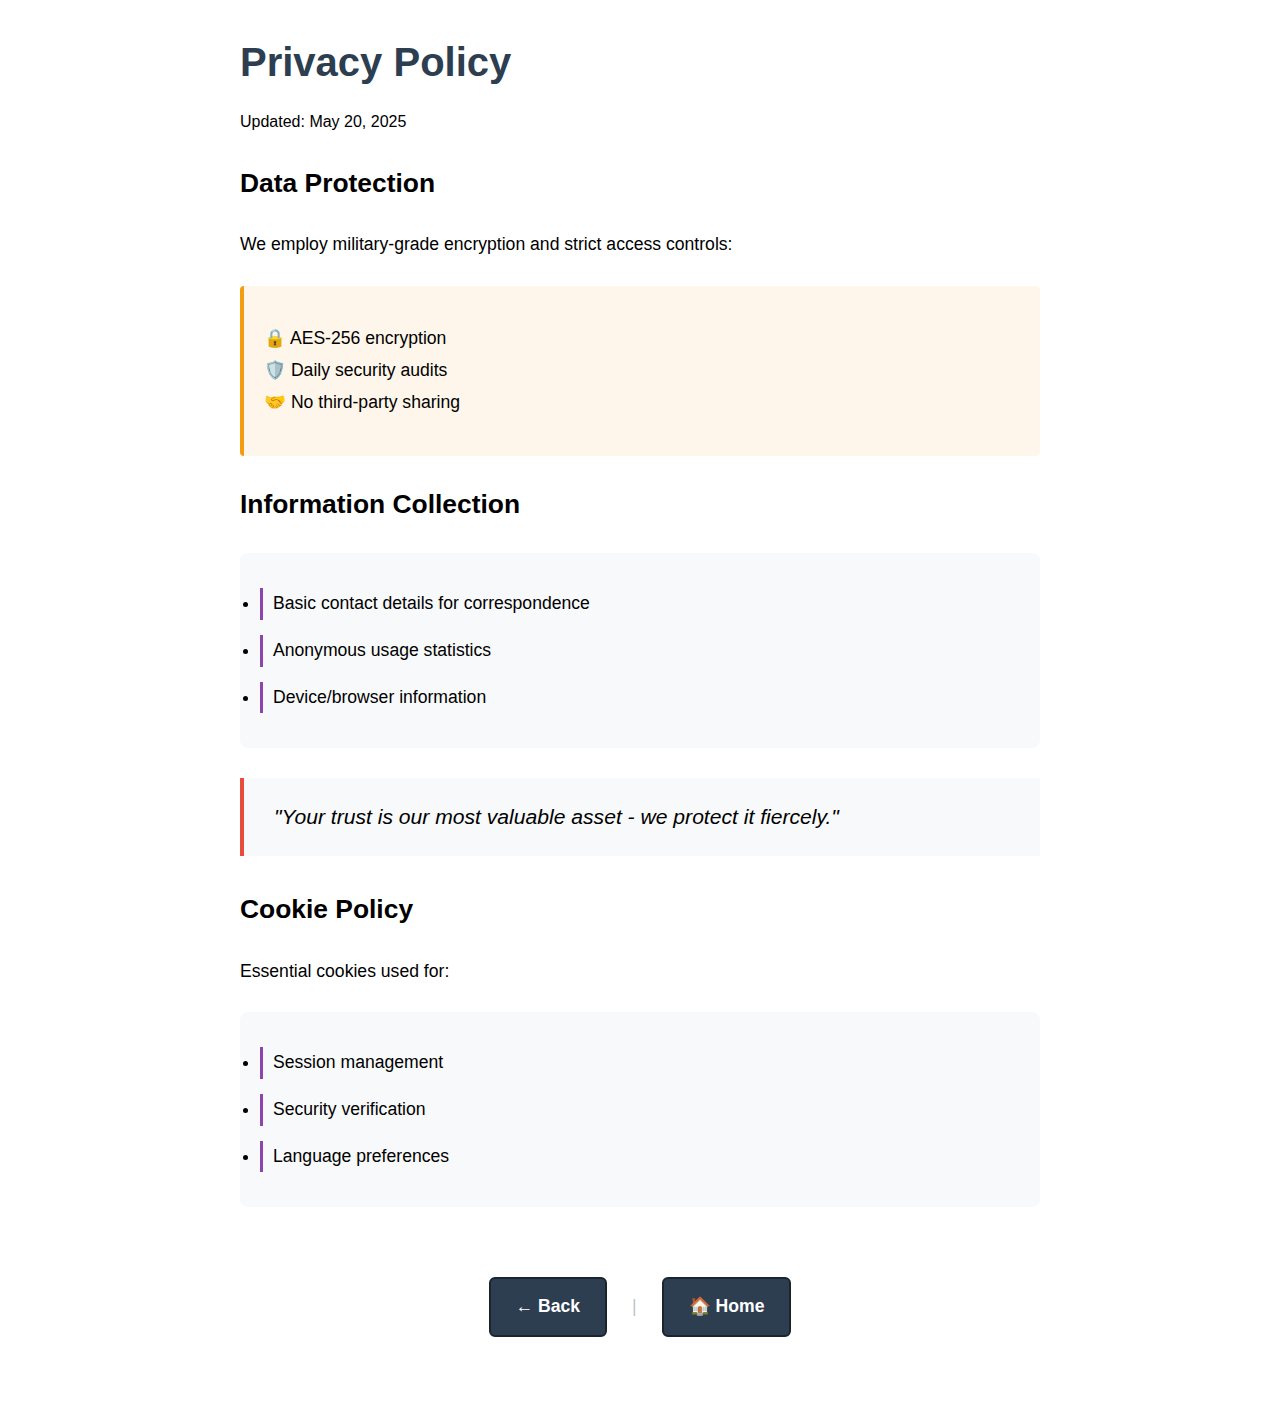
<file: privacy.html>
<!DOCTYPE html>
<html>
<head>
    <title>Privacy Policy - Afghan News Network</title>
    <link rel="stylesheet" href="styles.css">
</head>
<body>
    <!-- Same header/navigation as about.html -->

    <main class="article-container">
        <article>
            <header class="article-header">
                <h1>Privacy Policy</h1>
                <div class="article-meta">
                    <span class="publish-date">Updated: May 20, 2025</span>
                </div>
            </header>

            <div class="article-content">
                <div class="privacy-info">
                    <h2>Data Protection</h2>
                    <p>We employ military-grade encryption and strict access controls:</p>
                    <div class="stats-box">
                        <p>🔒 AES-256 encryption<br>
                        🛡️ Daily security audits<br>
                        🤝 No third-party sharing</p>
                    </div>

                    <h2>Information Collection</h2>
                    <ul class="crisis-list">
                        <li>Basic contact details for correspondence</li>
                        <li>Anonymous usage statistics</li>
                        <li>Device/browser information</li>
                    </ul>

                    <blockquote class="pull-quote">
                        "Your trust is our most valuable asset - we protect it fiercely."
                    </blockquote>

                    <h2>Cookie Policy</h2>
                    <p>Essential cookies used for:</p>
                    <ul class="crisis-list">
                        <li>Session management</li>
                        <li>Security verification</li>
                        <li>Language preferences</li>
                    </ul>
                </div>

                <div class="back-button-container">
                    <a href="javascript:history.back()" class="back-button">← Back</a>
                    <span class="divider">|</span>
                    <a href="index.html" class="back-button">🏠 Home</a>
                </div>
            </div>
        </article>
    </main>

    <!-- Same footer -->
</body>
</html>
</file>
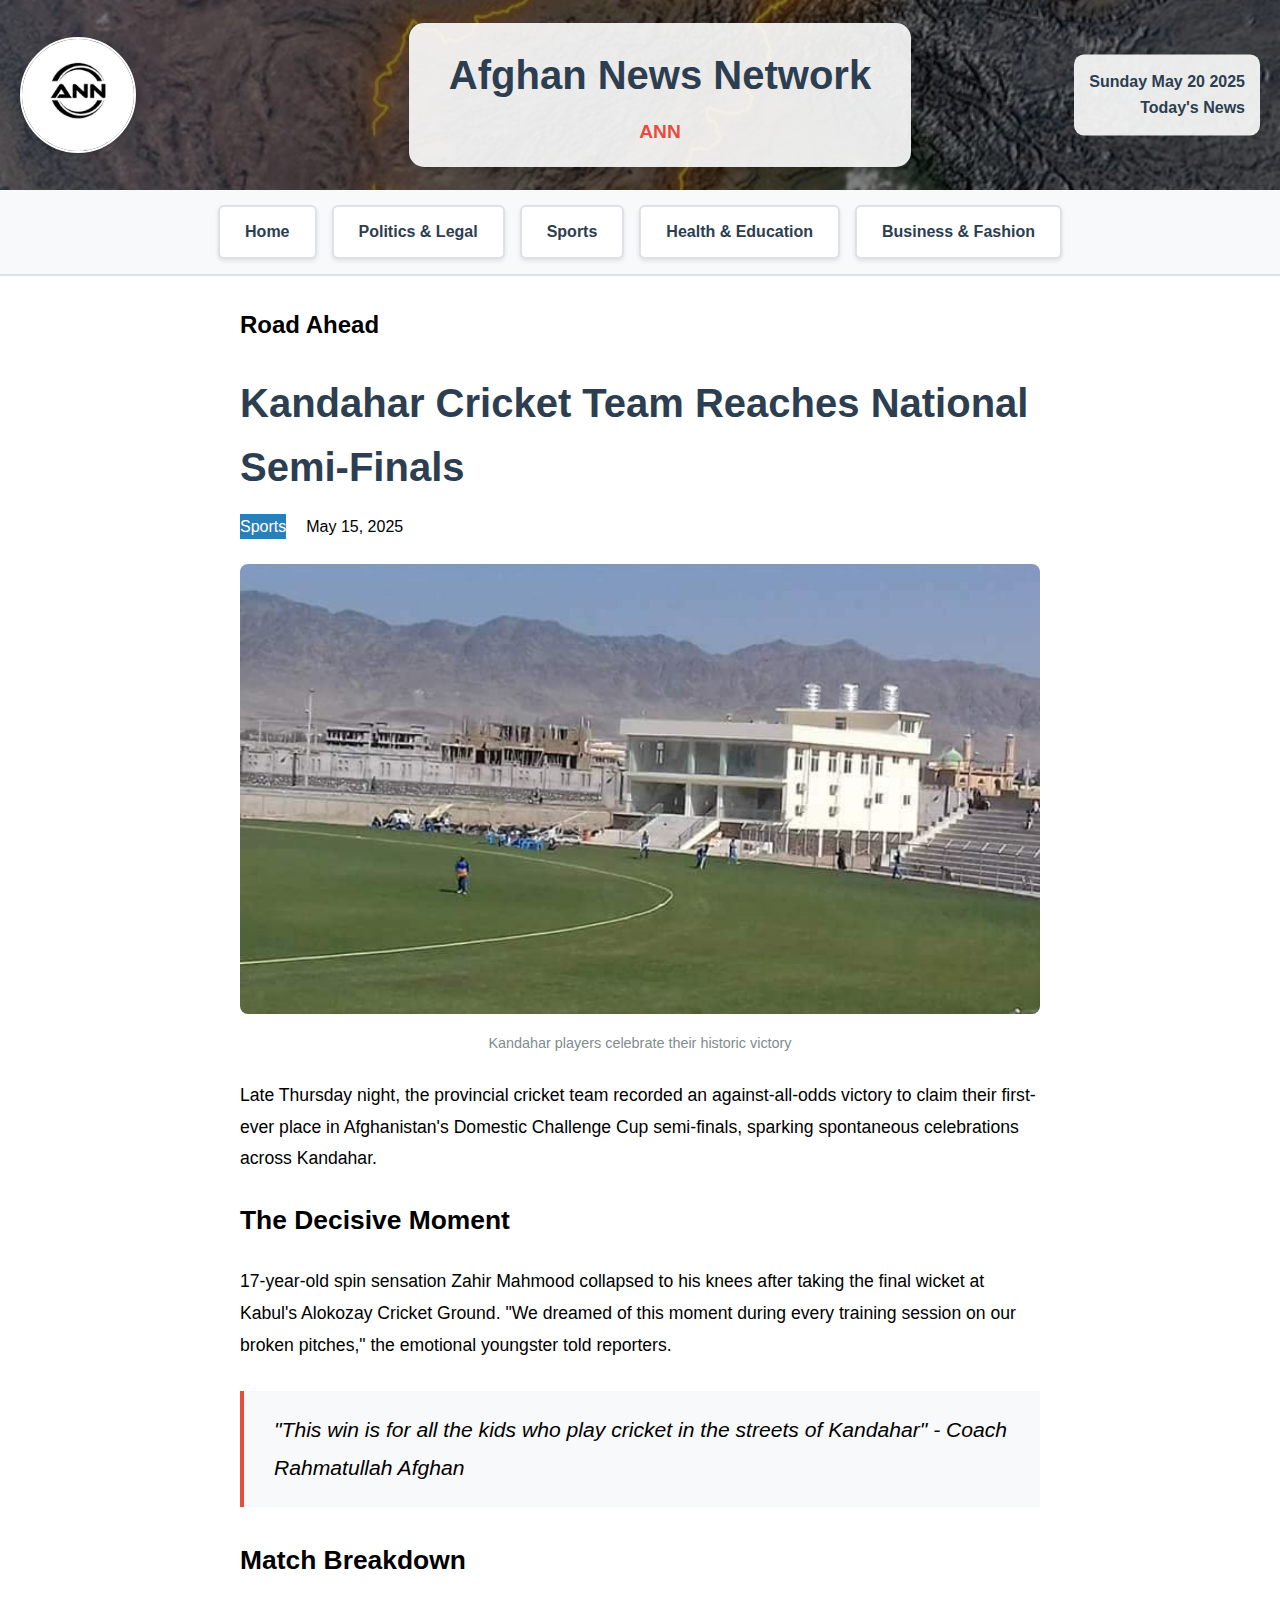
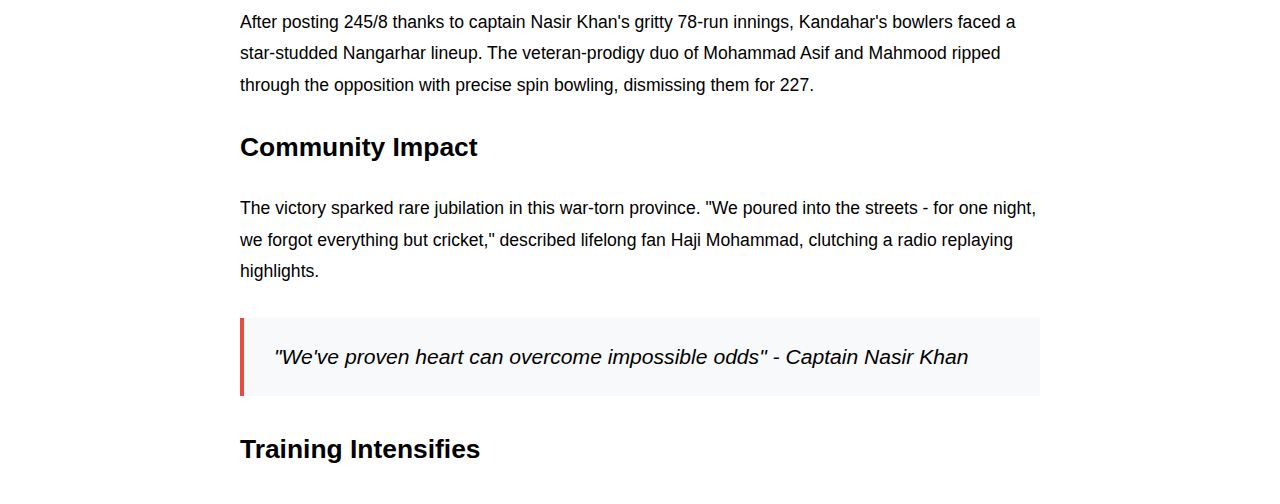
<file: sports.html>
<!DOCTYPE html>
<html>
<head>
    <title>Kandahar Cricket Historic Victory - Afghan News Network</title>
    <link rel="stylesheet" href="styles.css">
</head>
<body>
    <header class="main-header">
        <img src="images/ann-logo.png" alt="ANN Logo" class="logo">
        <div class="title-container">
            <div class="title-box">
                <h1>Afghan News Network</h1>
                <div class="ann">ANN</div>
            </div>
        </div>
        <div class="date-info">
            Sunday May 20 2025<br>
            Today's News
        </div>
    </header>

    <nav>
        <a href="index.html">Home</a>
        <a href="politics-legal.html">Politics & Legal</a>
        <a href="sports.html">Sports</a>
        <a href="health-education.html">Health & Education</a>
        <a href="business-fashion.html">Business & Fashion</a>
    </nav>

    <main class="article-container">
        <h2 id="preparations">Road Ahead</h2>
        <article>
            <header class="article-header">
                <h1>Kandahar Cricket Team Reaches National Semi-Finals</h1>
                <div class="article-meta">
                    <span class="category sports">Sports</span>
                    <span class="publish-date">May 15, 2025</span>
                </div>
            </header>
            <figure class="featured-image">
                <img src="images/sports1.jpg" alt="Cricket Celebration">
                <figcaption>Kandahar players celebrate their historic victory</figcaption>
            </figure>
            <div class="article-content">
                <p>Late Thursday night, the provincial cricket team recorded an against-all-odds victory to claim their first-ever place in Afghanistan's Domestic Challenge Cup semi-finals, sparking spontaneous celebrations across Kandahar.</p>
                <h2>The Decisive Moment</h2>
                <p>17-year-old spin sensation Zahir Mahmood collapsed to his knees after taking the final wicket at Kabul's Alokozay Cricket Ground. "We dreamed of this moment during every training session on our broken pitches," the emotional youngster told reporters.</p>
                <blockquote class="pull-quote">
                    "This win is for all the kids who play cricket in the streets of Kandahar"
                    <span>- Coach Rahmatullah Afghan</span>
                </blockquote>
                <h2>Match Breakdown</h2>
                <p>After posting 245/8 thanks to captain Nasir Khan's gritty 78-run innings, Kandahar's bowlers faced a star-studded Nangarhar lineup. The veteran-prodigy duo of Mohammad Asif and Mahmood ripped through the opposition with precise spin bowling, dismissing them for 227.</p>
                <h2>Community Impact</h2>
                <p>The victory sparked rare jubilation in this war-torn province. "We poured into the streets - for one night, we forgot everything but cricket," described lifelong fan Haji Mohammad, clutching a radio replaying highlights.</p>
                <blockquote class="pull-quote">
                    "We've proven heart can overcome impossible odds"
                    <span>- Captain Nasir Khan</span>
                </blockquote>
                <h2>Training Intensifies</h2>
</file>
<file: styles.css>
/* Base Styles */
body { 
    font-family: Arial, sans-serif; 
    margin: 0;
    line-height: 1.6;
}

/* Header Section */
.main-header {
    display: flex;
    justify-content: center;
    align-items: center;
    padding: 20px 80px 20px 120px;
    min-height: 150px;
    background: linear-gradient(rgba(0,0,0,0.5), rgba(0,0,0,0.5)),
                url('images/header-bg.jpg') center/cover;
    position: relative;
}

.title-container {
    text-align: center;
    margin: 0 auto;
    z-index: 1;
}

.title-box {
    background: rgba(255, 255, 255, 0.9);
    padding: 20px 40px;
    border-radius: 15px;
    text-align: center;
    box-shadow: 0 4px 6px rgba(0,0,0,0.1);
}

.title-box h1 {
    margin: 0;
    color: #2c3e50;
    font-size: 2.5em;
}

.ann {
    font-weight: bold;
    color: #e74c3c;
    margin-top: 10px;
    font-size: 1.2em;
}

/* Date Section */
.date-info {
    position: absolute;
    right: 20px;
    top: 50%;
    transform: translateY(-50%);
    background: rgba(255, 255, 255, 0.9);
    padding: 15px;
    border-radius: 10px;
    text-align: right;
    font-weight: bold;
    color: #2c3e50;
}

/* Logo */
.logo {
    width: 112px;
    height: 112px;
    border-radius: 50%;
    position: absolute;
    left: 20px;
    top: 50%;
    transform: translateY(-50%);
    border: 2px solid white;
    box-shadow: 0 2px 4px rgba(0,0,0,0.2);
    object-fit: cover;
    overflow: hidden;
}

/* ===== NAVIGATION ===== */
nav {
    background: #f8f9fa;
    padding: 15px;
    display: flex;
    justify-content: center;
    gap: 15px;
    border-bottom: 2px solid #dee2e6;
}

nav a {
    background: white;
    color: #2c3e50;
    text-decoration: none;
    padding: 12px 25px;
    border-radius: 6px;
    border: 2px solid #dee2e6;
    box-shadow: 0 2px 4px rgba(0,0,0,0.1);
    transition: all 0.3s ease;
    font-weight: bold;
}

nav a:hover {
    color: white;
    transform: translateY(-2px);
}

/* Individual Hover Colors */
nav a:nth-child(1):hover { background: #b833ad; border-color: #b883ad; }
nav a:nth-child(2):hover { background: #e74c3c; border-color: #e74c3c; }
nav a:nth-child(3):hover { background: #2980b9; border-color: #2980b9; }
nav a:nth-child(4):hover { background: green; border-color: green; }
nav a:nth-child(5):hover { background: #d3942f; border-color: #d3942f; }
/* ========== NEW FEATURED STORIES SECTION ========== */
.content-wrapper {
    max-width: 1200px;
    margin: 30px auto;
    padding: 0 20px;
    display: grid;
    grid-template-columns: 2fr 1fr;
    gap: 40px;
}

.featured-stories {
    display: grid;
    gap: 30px;
}

.featured-story {
    border: 1px solid #eee;
    border-radius: 8px;
    overflow: hidden;
    box-shadow: 0 3px 6px rgba(0,0,0,0.1);
    transition: transform 0.3s ease;
}

.featured-story:hover {
    transform: translateY(-5px);
}

.featured-story img {
    width: 100%;
    height: 250px;
    object-fit: cover;
}

.story-content {
    padding: 20px;
}

.story-category {
    display: inline-block;
    padding: 5px 12px;
    border-radius: 4px;
    font-size: 0.9em;
    font-weight: bold;
    margin-bottom: 15px;
}

.politics { background: #e74c3c; color: white; }
.sports { background: #2980b9; color: white; }
.health { background: #8e44ad; color: white; }
.fashion { background: #f39c12; color: white; }

.read-more {
    display: inline-block;
    color: #2c3e50;
    font-weight: bold;
    text-decoration: none;
    margin-top: 15px;
}

.latest-updates {
    background: #f8f9fa;
    padding: 20px;
    border-radius: 8px;
}

.update-list {
    list-style: none;
    padding: 0;
    margin: 0;
}

.update-list li {
    padding: 15px 0;
    border-bottom: 1px solid #eee;
}

.update-list li:last-child {
    border-bottom: none;
}

.update-time {
    display: block;
    color: #7f8c8d;
    font-size: 0.9em;
    margin-bottom: 5px;
}
.update-excerpt {
    color: #7f8c8d;
    font-size: 0.9em;
    margin-top: 5px;
    display: -webkit-box;
    -webkit-line-clamp: 2;
    line-clamp: 2;
    -webkit-box-orient: vertical;
    overflow: hidden;
}
/* ====== Story Images ====== */
.story-image {
    width: 100%;
    height: 300px;
    object-fit: cover;
    margin-bottom: 15px;
}

/* ====== Category Colors ====== */
.legal { background: #2980b9; color: white; }
.health { background: #8e44ad; color: white; }
.fashion { background: #f39c12; color: white; }

/* ====== Update List Enhancements ====== */
.update-list li {
    padding: 15px;
    margin: 10px 0;
    background: rgba(255,255,255,0.9);
    border-radius: 6px;
}

.update-time {
    font-weight: bold;
    color: #2c3e50;
}
.back-button-container {
    text-align: center;
    margin: 40px 0;
    display: flex;
    gap: 15px;
    justify-content: center;
    align-items: center;
}

.divider {
    color: #bdc3c7;
    padding: 0 10px;
}


/* ========== RESPONSIVE DESIGN ========== */
@media (max-width: 1024px) {
    .content-wrapper {
        grid-template-columns: 1fr;
    }
    
    .featured-story img {
        height: 200px;
    }
}

@media (max-width: 768px) {
    .main-header {
        flex-direction: column;
        text-align: center;
        padding: 15px;
    }
    
    .title-box {
        padding: 15px;
        margin-bottom: 15px;
    }
    
    .date-info {
        position: static;
        transform: none;
        margin: 10px 0;
        text-align: center;
    }
    
    nav {
        flex-wrap: wrap;
        gap: 10px;
        padding: 10px;
    }
    
    nav a {
        width: 90%;
        text-align: center;
        padding: 15px;
    }
    
    .logo {
        width: 70px;
        height: 70px;
        left: 10px;
    }
    
    .title-container {
        margin: 0 80px;
    }
    
    .featured-story img {
        height: 150px;
    }
}

@media (max-width: 480px) {
    .title-box h1 {
        font-size: 1.8em;
    }
    
    .ann {
        font-size: 1em;
    }
    
    .date-info {
        font-size: 0.9em;
    }
}
/* ========== FOOTER STYLES ========== */
.site-footer {
    background: #2c3e50;
    color: white;
    padding: 40px 0 0;
    margin-top: 50px;
}

.footer-content {
    max-width: 1200px;
    margin: 0 auto;
    padding: 0 20px;
    display: grid;
    grid-template-columns: repeat(2, 1fr);
    gap: 40px;
}

.footer-section {
    margin-bottom: 30px;
}

.footer-section h4 {
    color: #ecf0f1;
    border-bottom: 2px solid #e74c3c;
    padding-bottom: 10px;
    margin-bottom: 20px;
}

.footer-section p {
    line-height: 1.8;
    color: #bdc3c7;
}

.footer-section ul {
    list-style: none;
    padding: 0;
}

.footer-section ul li {
    margin-bottom: 12px;
}

.footer-section ul li a {
    color: #bdc3c7;
    text-decoration: none;
    transition: color 0.3s;
}

.footer-section ul li a:hover {
    color: #e74c3c;
}

.footer-bottom {
    background: #1a252f;
    text-align: center;
    padding: 20px;
    margin-top: 40px;
}

.footer-bottom p {
    margin: 0;
    color: #7f8c8d;
}
/* ========== ARTICLE PAGE STYLES ========== */
.article-container {
    max-width: 800px;
    margin: 30px auto;
    padding: 0 20px;
}

.article-header h1 {
    font-size: 2.5em;
    color: #2c3e50;
    margin-bottom: 15px;
}

.article-meta {
    display: flex;
    gap: 20px;
    margin-bottom: 25px;
}

.featured-image {
    margin: 25px 0;
}

.featured-image img {
    width: 100%;
    height: 450px;
    object-fit: cover;
    border-radius: 8px;
}

figcaption {
    text-align: center;
    color: #7f8c8d;
    font-size: 0.9em;
    margin-top: 10px;
}

.article-content {
    font-size: 1.1em;
    line-height: 1.8;
}

.pull-quote {
    border-left: 4px solid #e74c3c;
    padding: 20px 30px;
    margin: 30px 0;
    background: #f8f9fa;
    font-style: italic;
    font-size: 1.2em;
}
/* Health & Education Specific Styles */
.crisis-list {
    background: #f8f9fa;
    padding: 20px;
    border-radius: 8px;
    margin: 25px 0;
}

.crisis-list li {
    margin: 15px 0;
    padding-left: 10px;
    border-left: 3px solid #8e44ad;
}
/* Business & Fashion Specific Styles */
.stats-box {
    background: #fef6eb;
    border-left: 4px solid #f39c12;
    padding: 20px;
    margin: 25px 0;
    border-radius: 4px;
}

.resistance-list {
    columns: 2;
    margin: 25px 0;
}

.resistance-list li {
    margin-bottom: 15px;
    padding-left: 30px;
    position: relative;
}

.resistance-list li::before {
    content: "•";
    color: #f39c12;
    position: absolute;
    left: 15px;
}

.inline-image {
    margin: 25px 0;
    text-align: center;
}

.inline-image img {
    width: 60%;
    border-radius: 8px;
    box-shadow: 0 4px 6px rgba(0,0,0,0.1);
}

.pull-quote.resistance {
    border-color: #8e44ad;
    background: #f8f9fa;
}
/* ===== BACK BUTTON ===== */
.back-button {
    display: inline-block;
    margin: 30px 0;
    padding: 12px 25px;
    background: #2c3e50;
    color: white;
    text-decoration: none;
    border-radius: 6px;
    border: 2px solid #1a252f;
    transition: all 0.3s ease;
    font-weight: bold;
}

.back-button:hover {
    background: #e74c3c;
    transform: translateY(-2px);
    border-color: #e74c3c;
}
/* ========== FOOTER RESPONSIVE ========== */
@media (max-width: 768px) {
    .footer-content {
        grid-template-columns: 1fr;
    }
    
    .footer-section {
        text-align: center;
    }
    
    .social-icons {
        justify-content: center;
    }
}
/* ========== MOBILE RESPONSIVE ENHANCEMENTS ========== */
@media (max-width: 768px) {
    /* Header adjustments */
    .main-header {
        padding: 15px;
        flex-direction: column;
        align-items: center;
        text-align: center;
    }
    
    .logo {
        position: relative;
        left: auto;
        top: auto;
        transform: none;
        margin-bottom: 15px;
    }
    
    .date-info {
        position: relative;
        right: auto;
        top: auto;
        transform: none;
        margin-top: 10px;
    }
    
    /* Navigation improvements */
    nav {
        flex-wrap: wrap;
        padding: 10px;
    }
    
    nav a {
        flex: 1 0 40%;
        min-width: 120px;
        margin: 5px;
        text-align: center;
    }
    
    /* Homepage grid adjustments */
    .content-wrapper {
        grid-template-columns: 1fr;
    }
    
    .featured-story {
        display: flex;
        flex-direction: column;
    }
    
    .featured-story img {
        height: 200px;
    }
    
    /* Article content adjustments */
    .article-header h1 {
        font-size: 1.8em;
    }
    
    .featured-image img {
        height: 300px;
    }
    
    .inline-image img {
        width: 100%;
    }
    
    .resistance-list {
        columns: 1;
    }
    
    .stats-box, .crisis-list {
        padding: 15px;
    }
    
    /* Footer adjustments */
    .footer-content {
        grid-template-columns: 1fr;
        text-align: center;
    }
    
    .social-icons {
        justify-content: center;
    }
    
    /* Form adjustments */
    .contact-form .form-group {
        width: 100%;
    }
    
    /* Back button adjustments */
    .back-button-container {
        flex-direction: column;
        gap: 10px;
    }
    
    .divider {
        display: none;
    }
}

@media (max-width: 480px) {
    /* Further mobile optimizations */
    .title-box h1 {
        font-size: 1.5em;
    }
    
    nav a {
        flex: 1 0 100%;
    }
    
    .featured-story img {
        height: 150px;
    }
    
    .featured-image img {
        height: 200px;
    }
    
    .article-meta {
        flex-direction: column;
        gap: 5px;
    }
    
    .pull-quote {
        padding: 15px;
        font-size: 1.1em;
    }
    
    .job-post {
        margin-bottom: 20px;
    }
}
</file>
